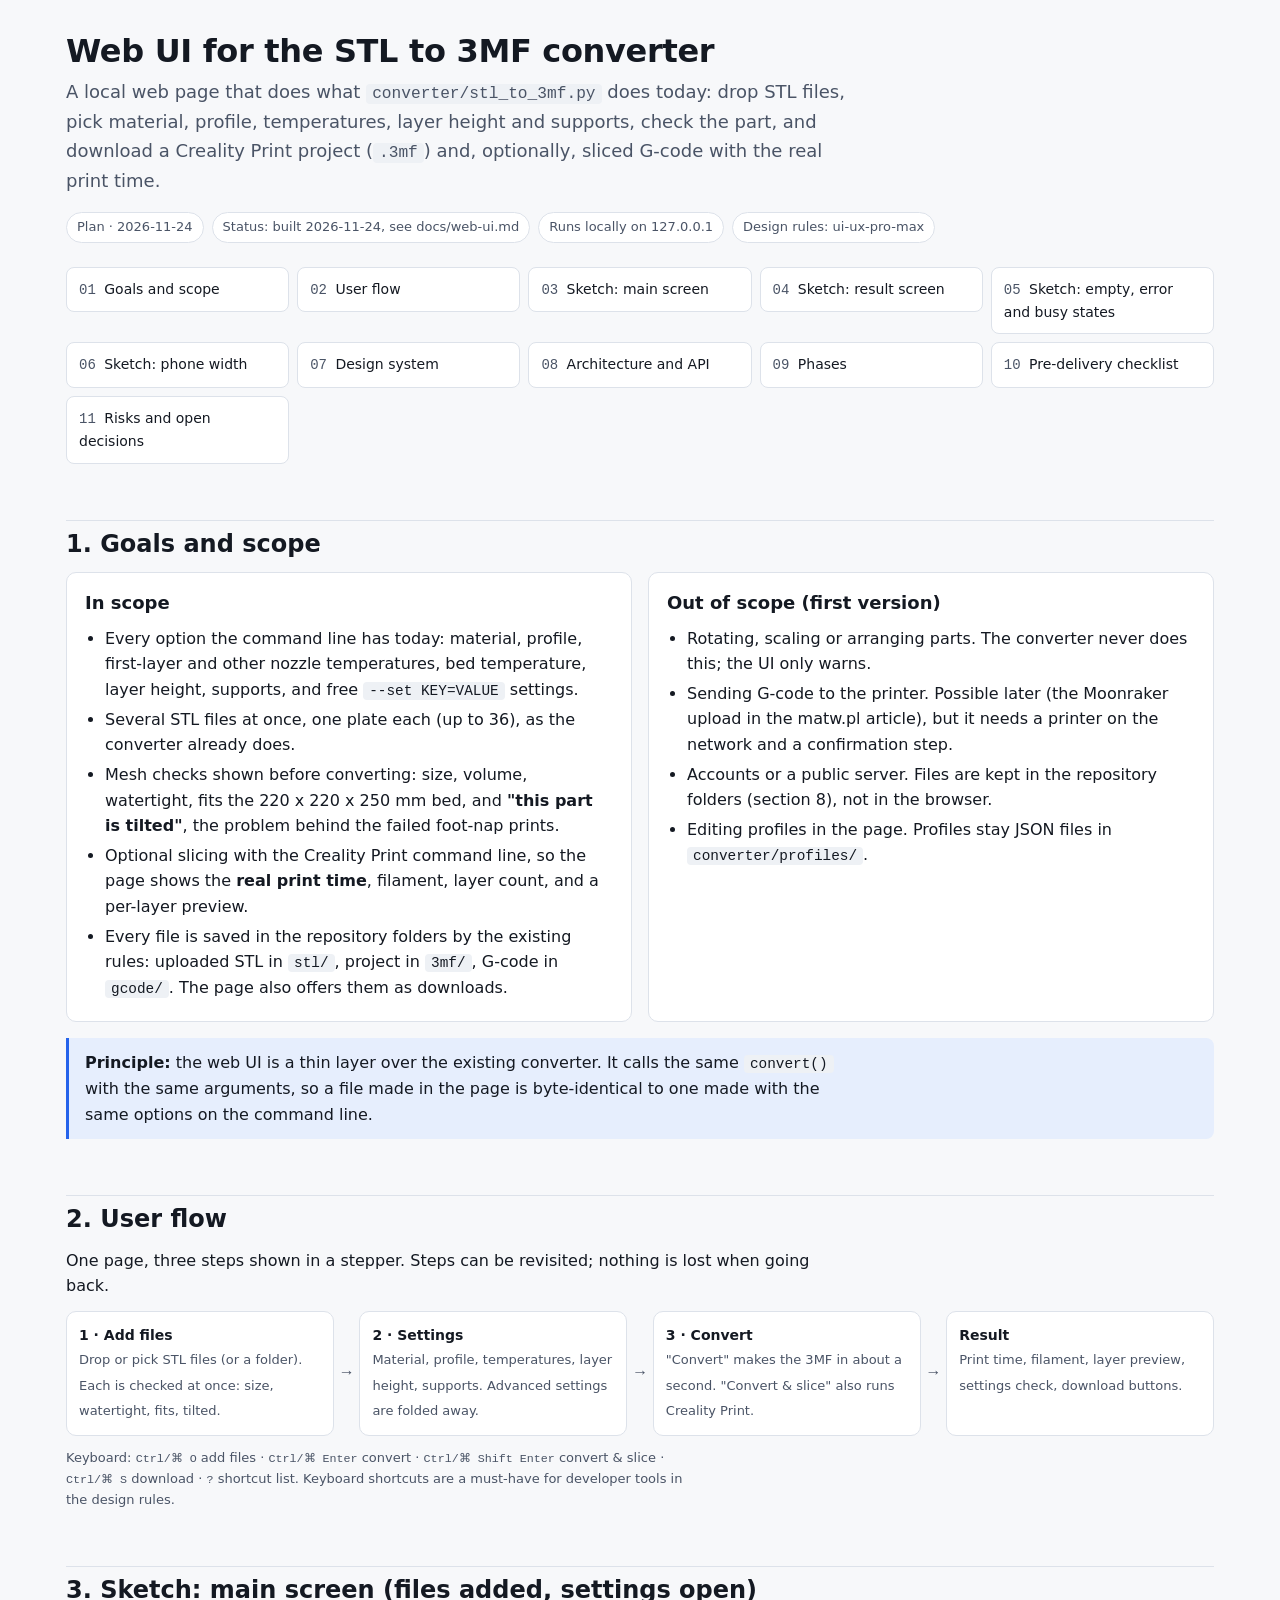
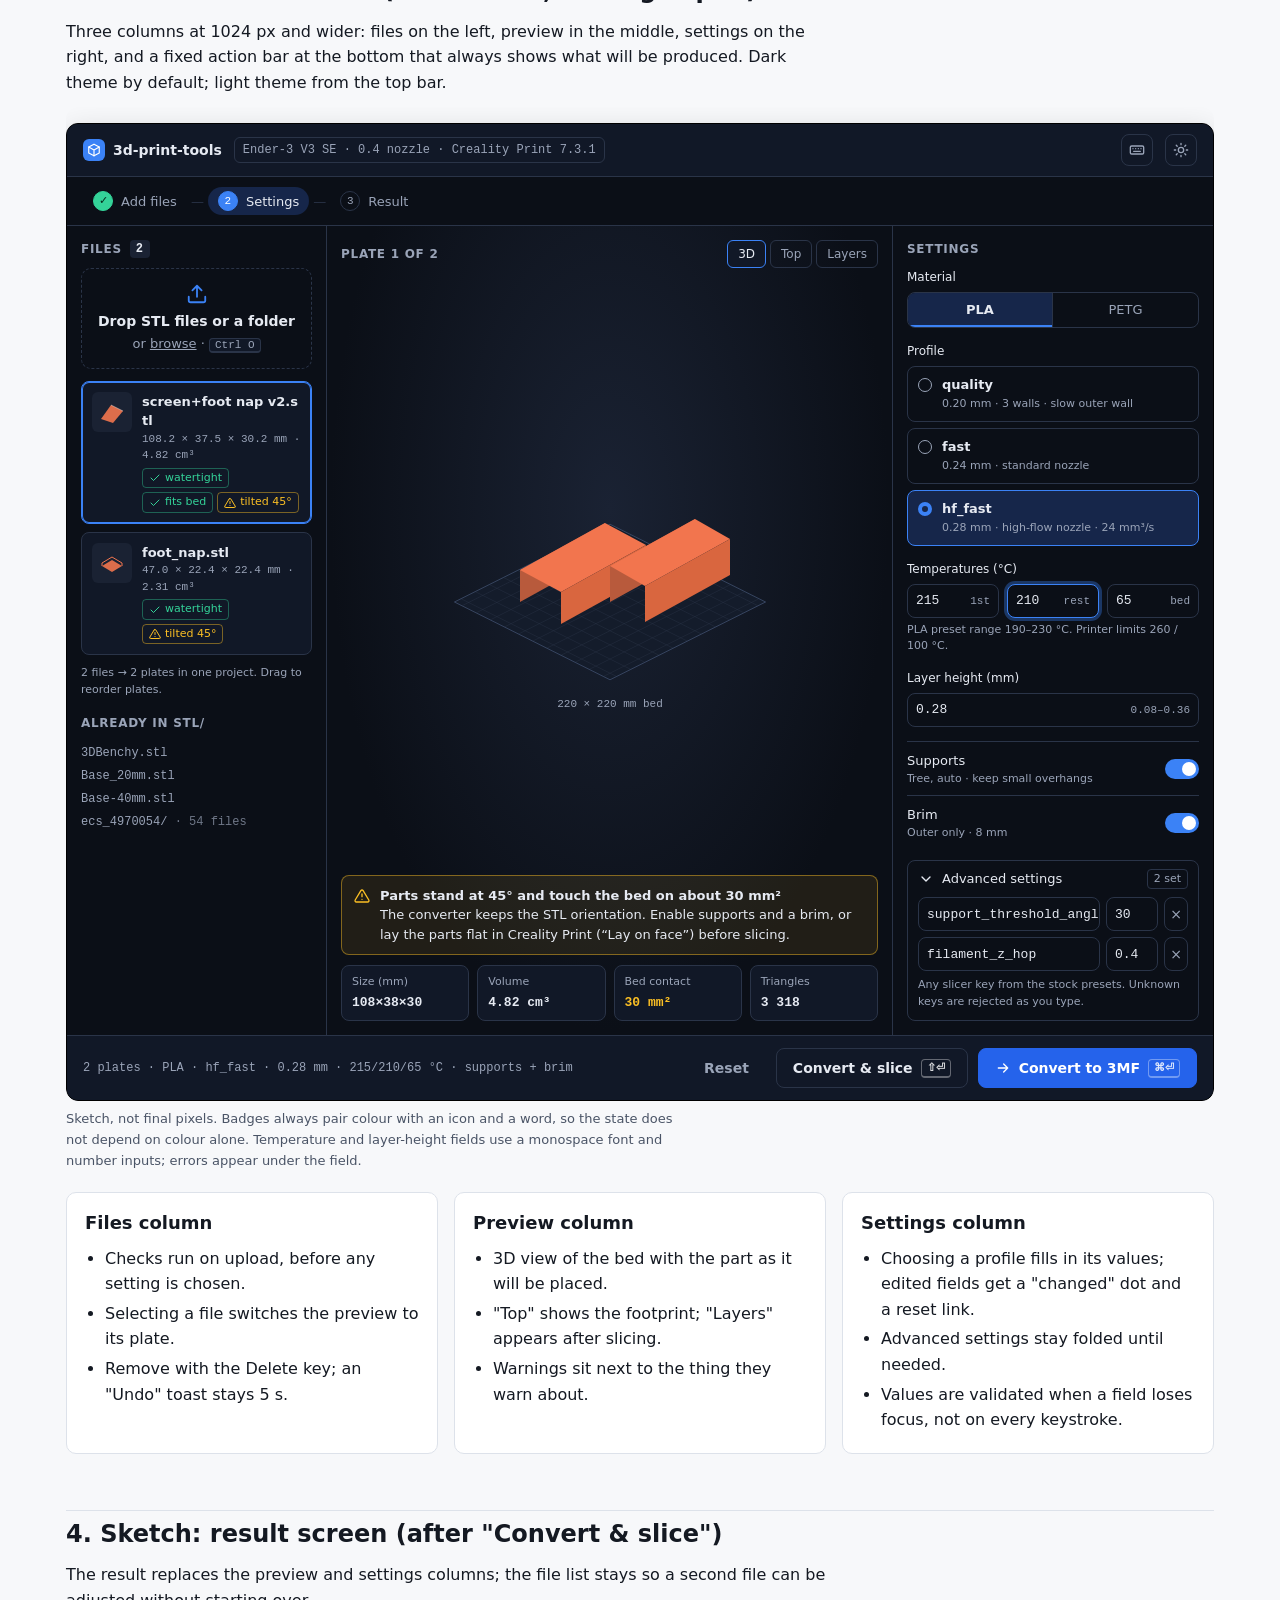
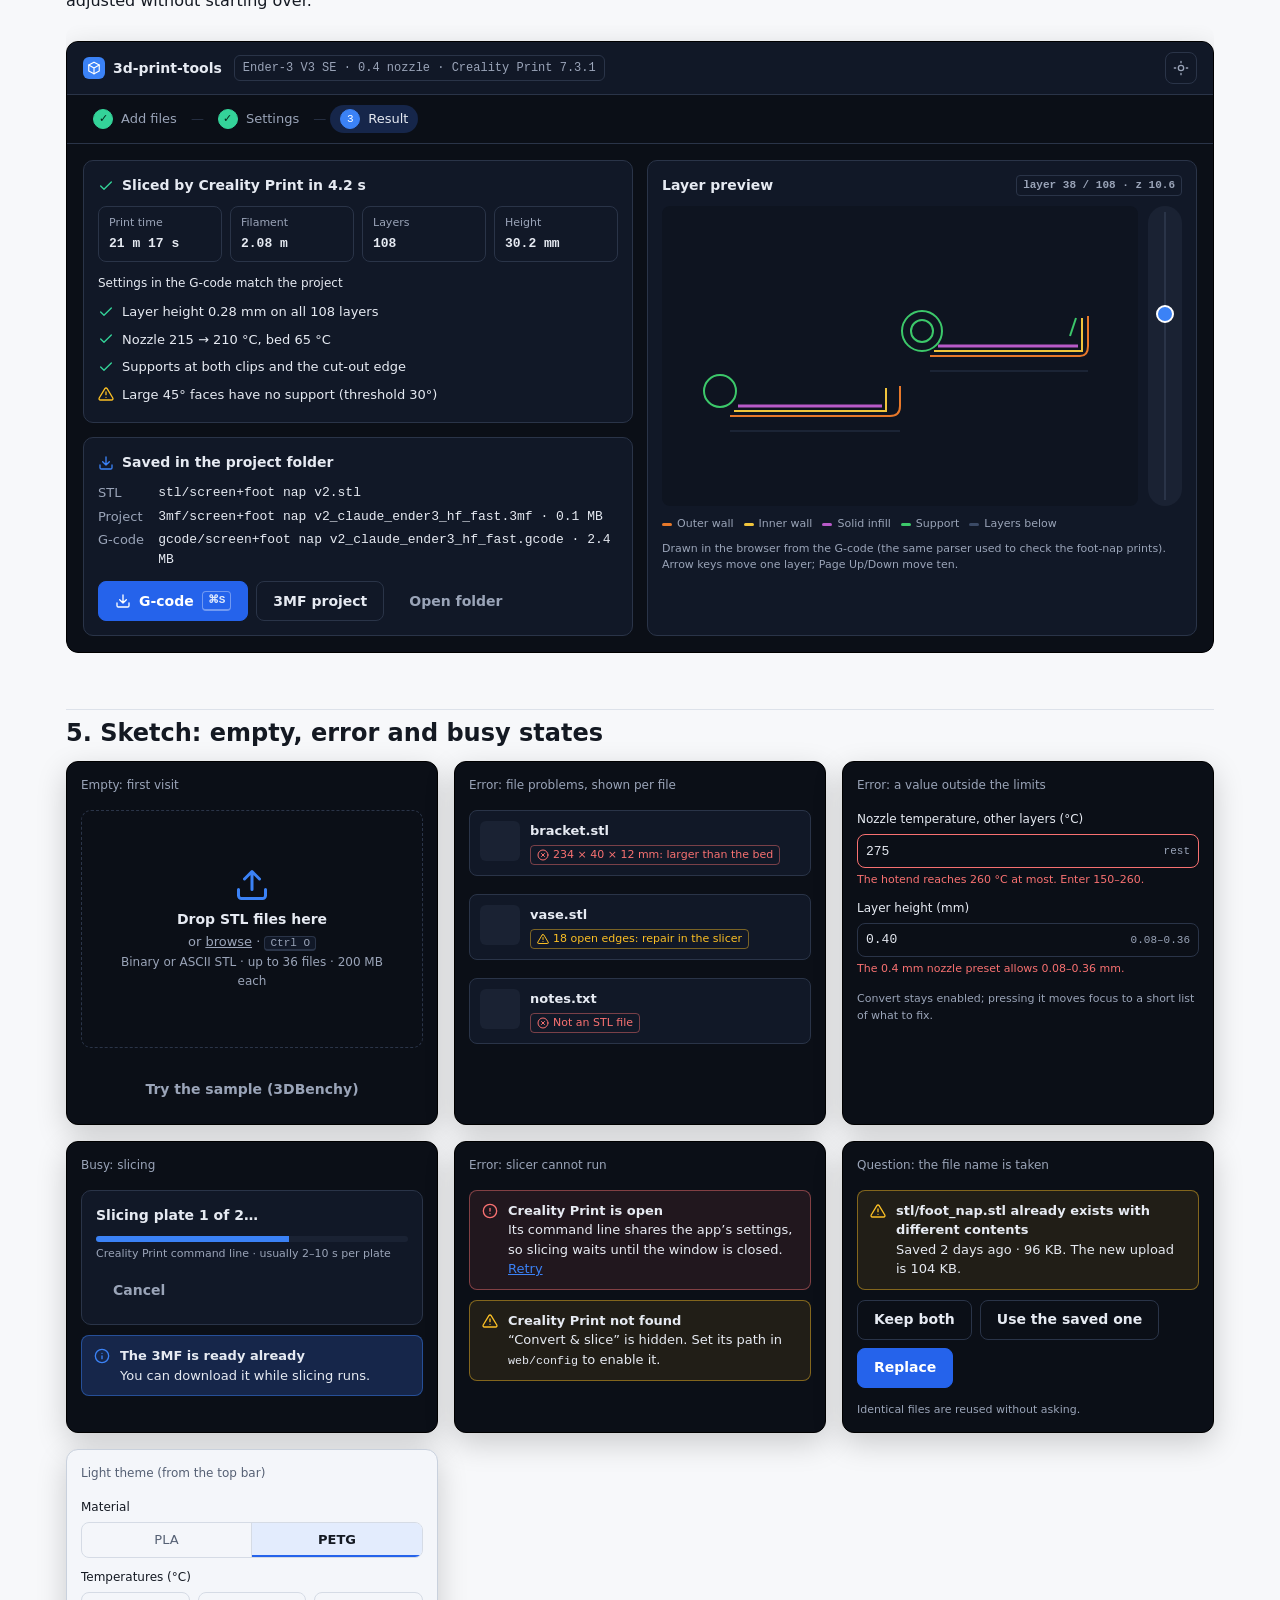
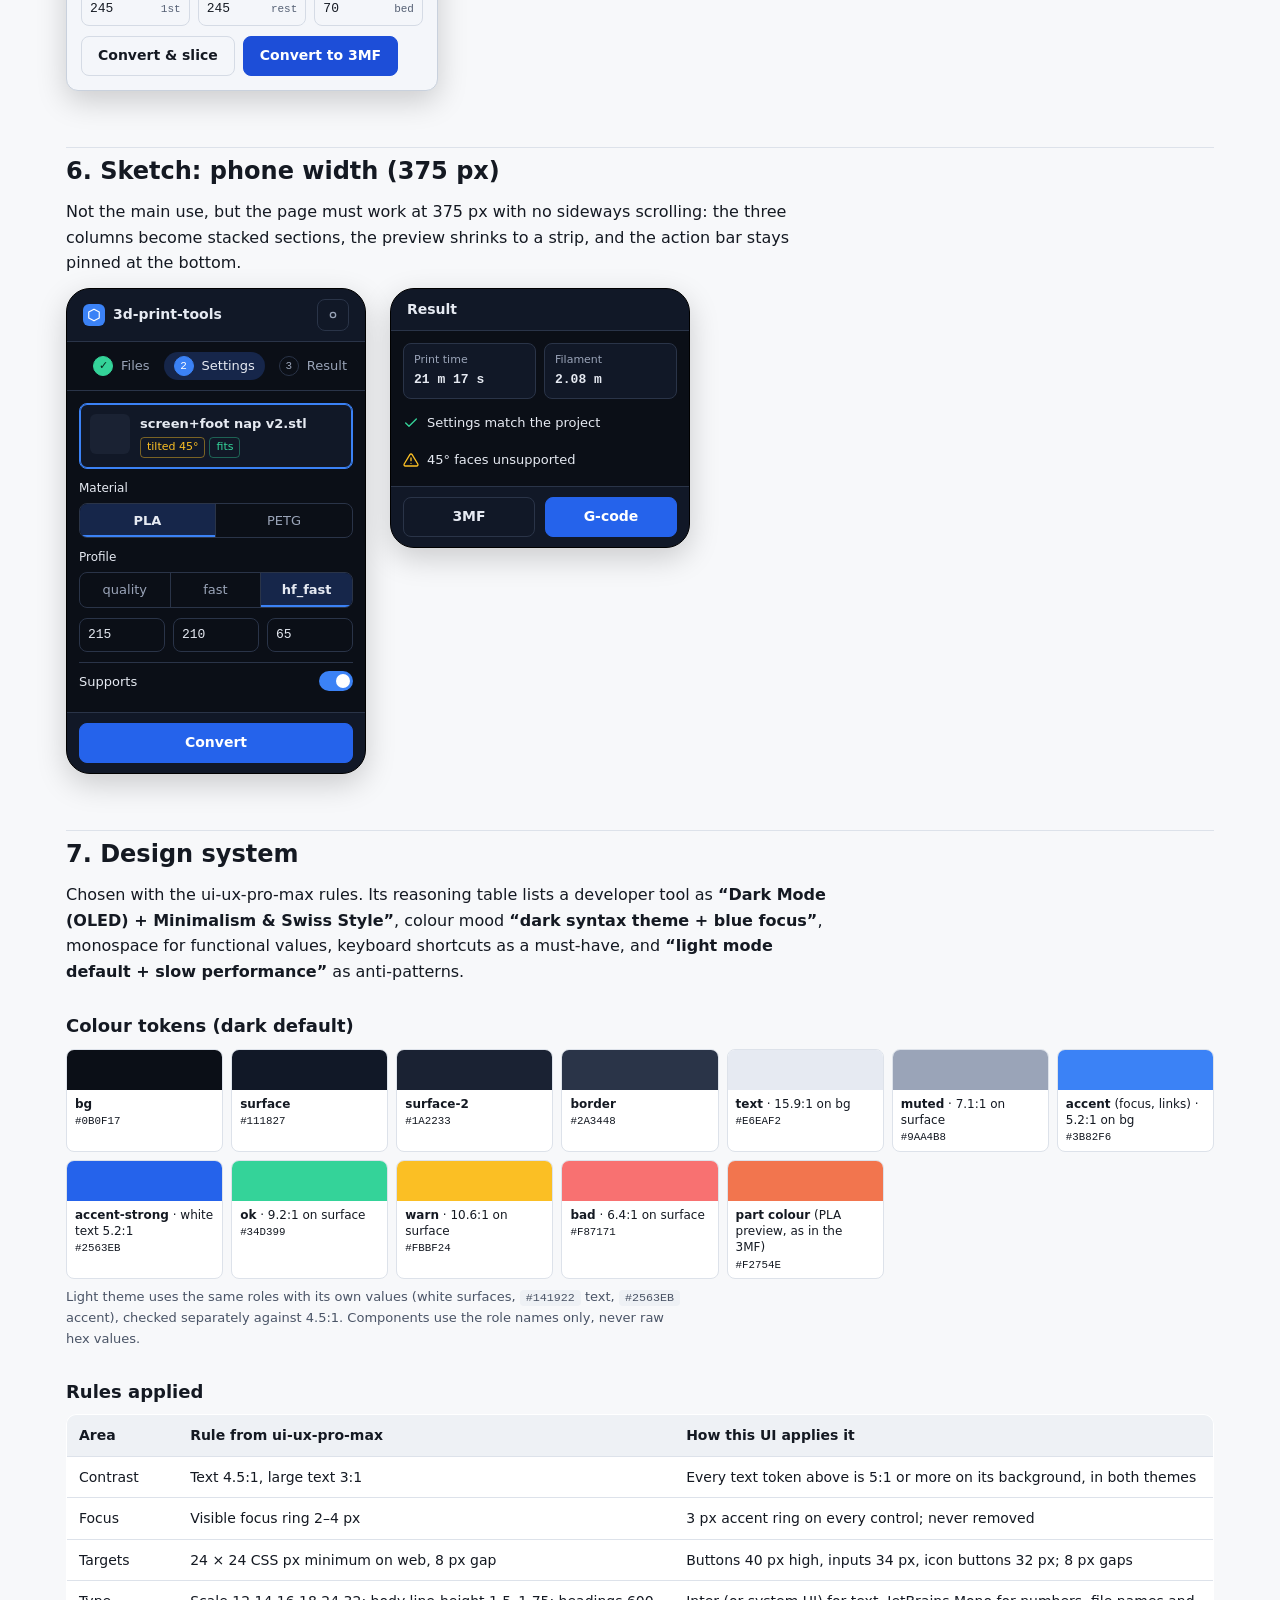
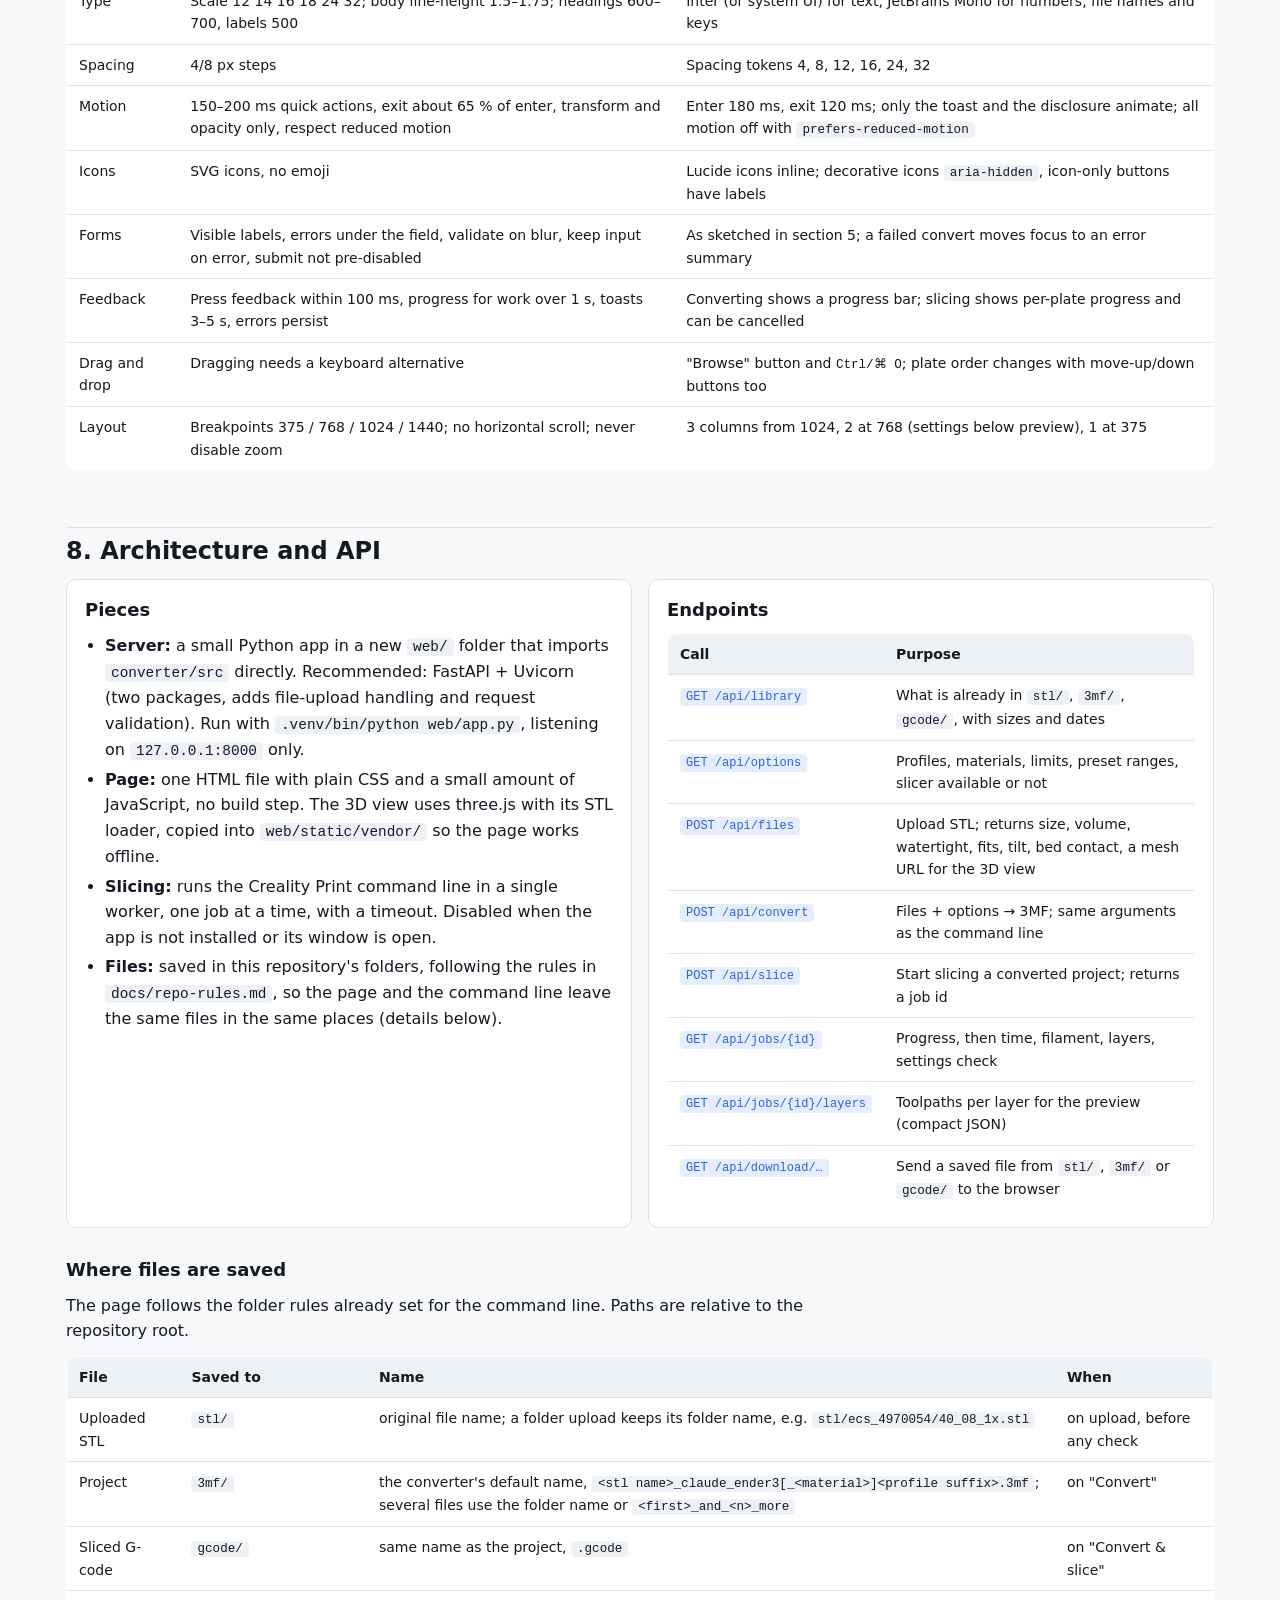
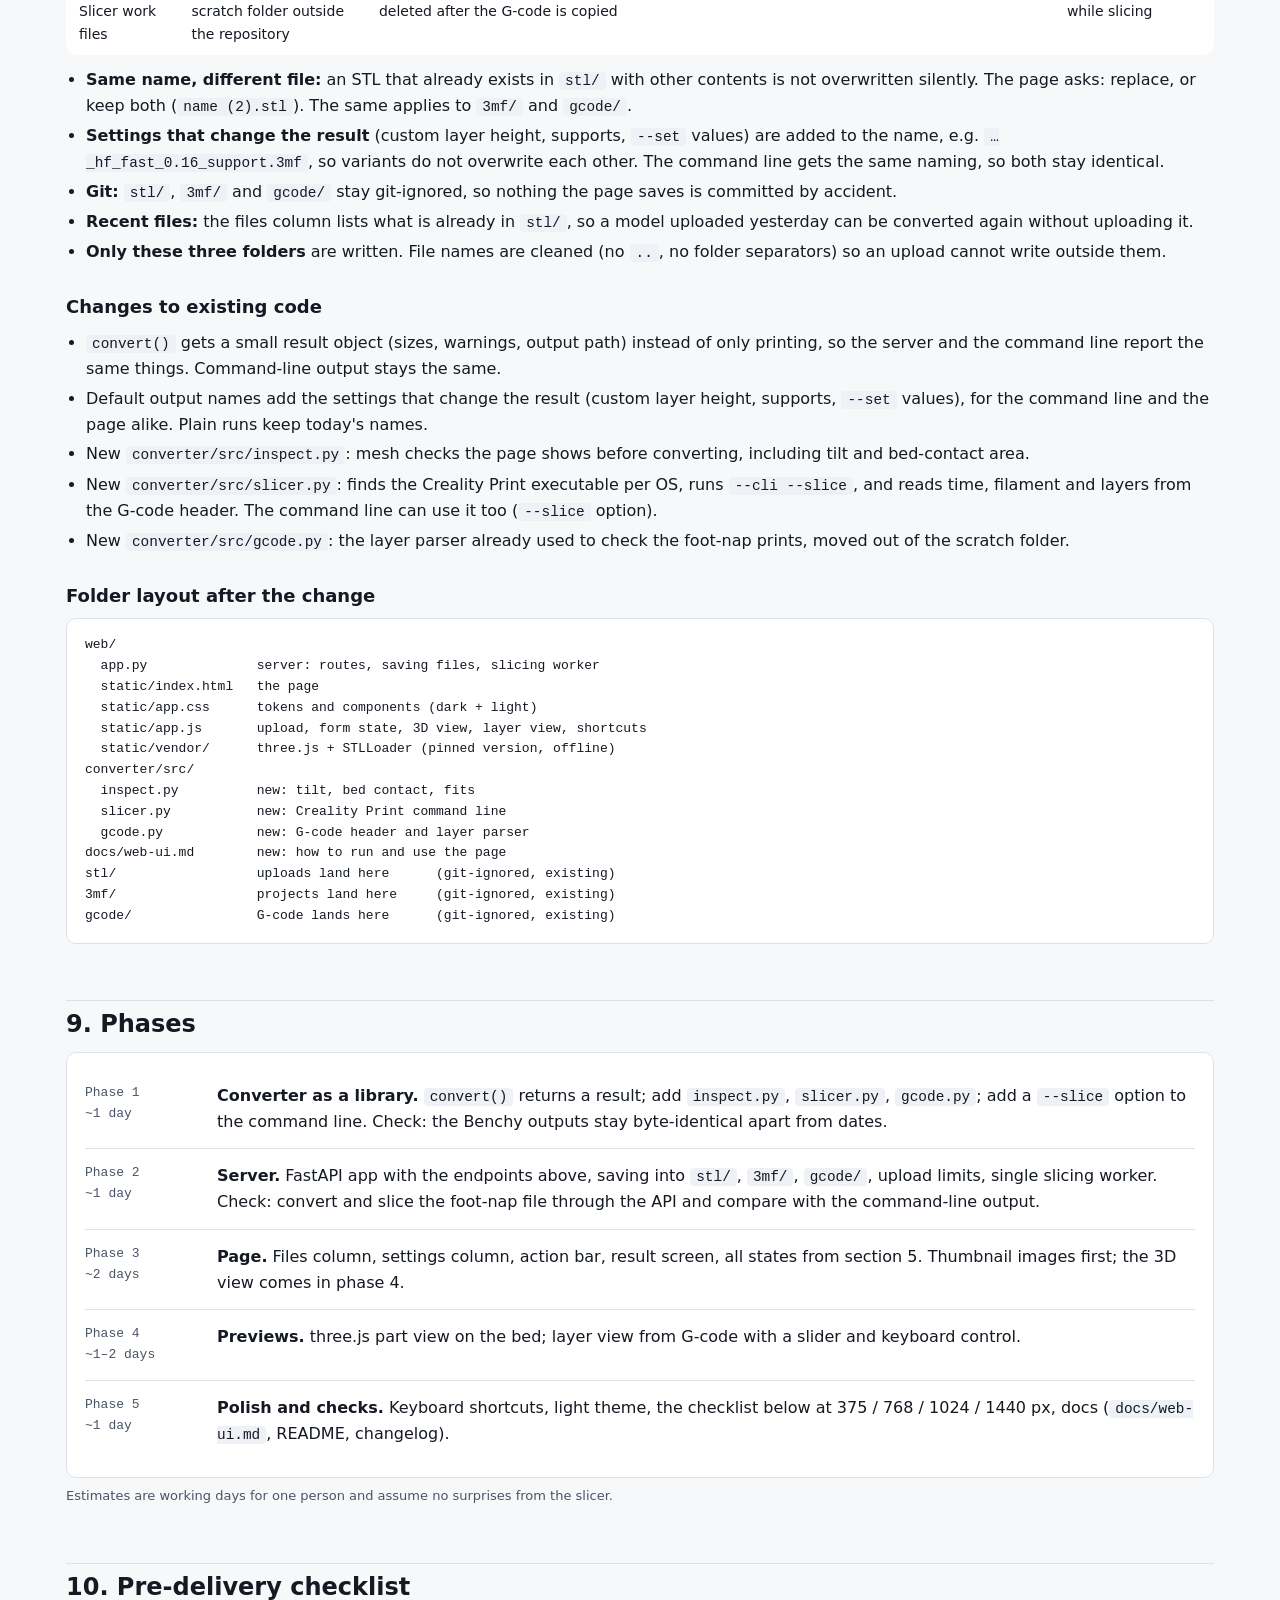
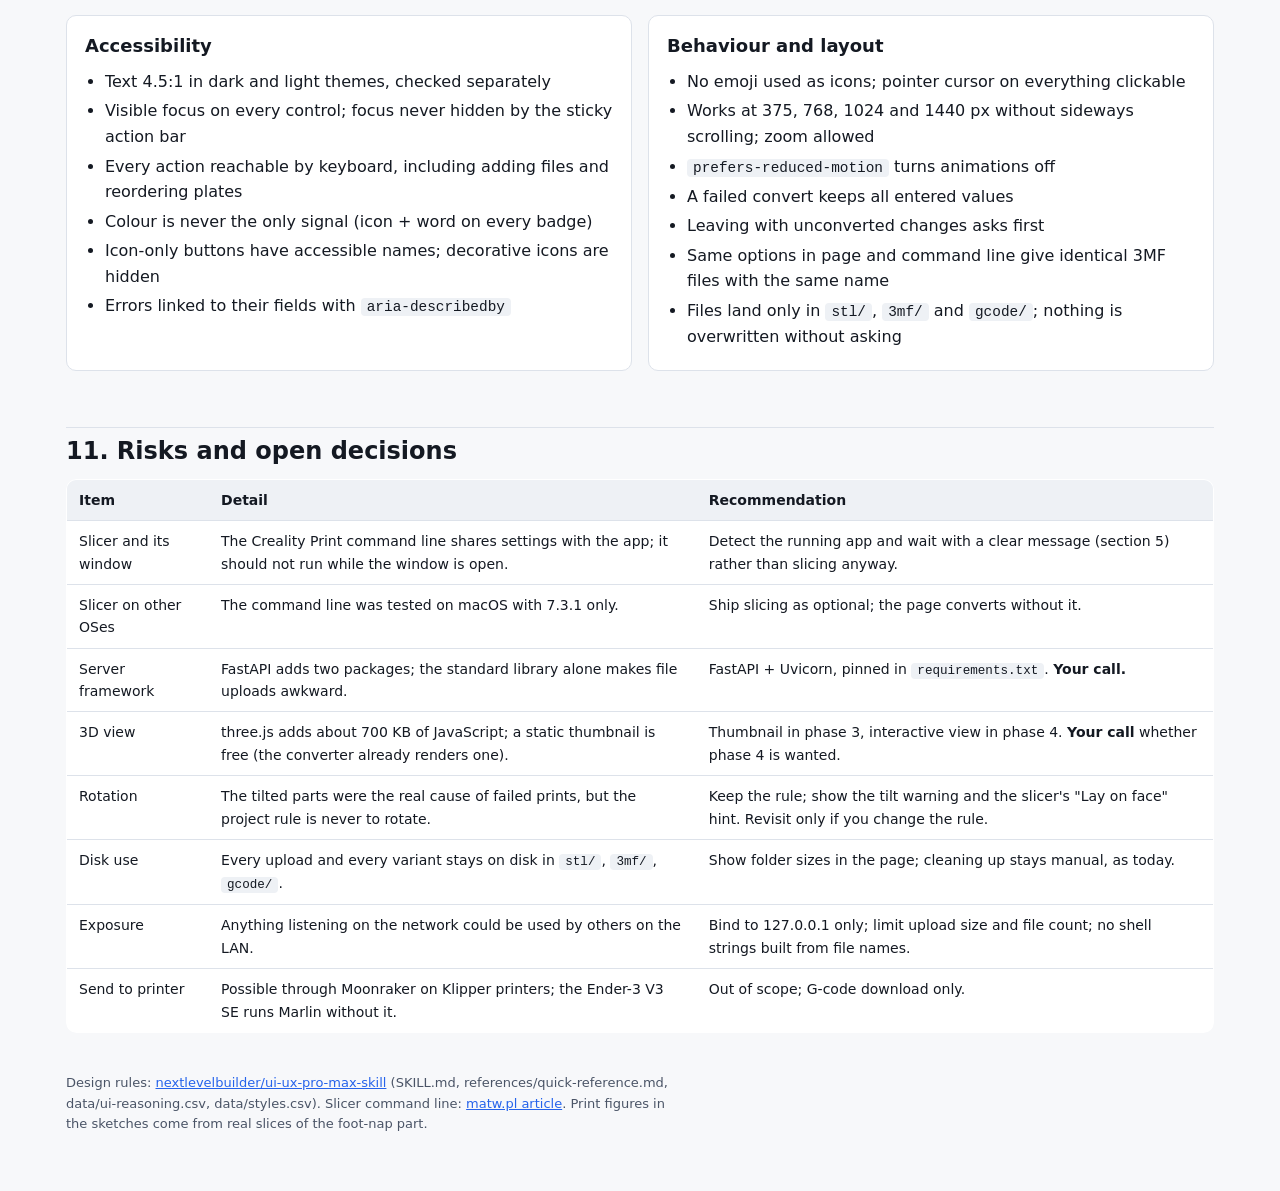
<file: plans/plan_web_ui_stl_to_3mf.html>
<!doctype html>
<html lang="en">
<head>
<meta charset="utf-8">
<meta name="viewport" content="width=device-width, initial-scale=1">
<title>Web UI Plan</title>
<meta name="description" content="Plan and UI sketches for a local web UI that converts STL files into Creality Print 3MF projects and G-code.">
<style>
/* ---------- plan document tokens ---------- */
:root{
  --bg:#F7F8FA; --paper:#FFFFFF; --ink:#141922; --ink-2:#4A5466; --line:#DDE2EA; --soft:#EEF1F5;
  --accent:#2563EB; --accent-soft:#E6EEFD; --ok:#0F7B4F; --warn:#9A6200; --bad:#B42318;
  --mono:"JetBrains Mono",ui-monospace,SFMono-Regular,Menlo,Consolas,monospace;
  --sans:Inter,ui-sans-serif,system-ui,-apple-system,"Segoe UI",Roboto,sans-serif;
}
@media (prefers-color-scheme:dark){
  :root:not([data-theme="light"]){
    --bg:#0A0D13; --paper:#10151F; --ink:#E6EAF2; --ink-2:#A3ADC0; --line:#252E3F; --soft:#161D2A;
    --accent:#60A5FA; --accent-soft:#132544; --ok:#34D399; --warn:#FBBF24; --bad:#F87171;
  }
}
:root[data-theme="dark"]{
  --bg:#0A0D13; --paper:#10151F; --ink:#E6EAF2; --ink-2:#A3ADC0; --line:#252E3F; --soft:#161D2A;
  --accent:#60A5FA; --accent-soft:#132544; --ok:#34D399; --warn:#FBBF24; --bad:#F87171;
}
*{box-sizing:border-box}
html{-webkit-text-size-adjust:100%}
body{margin:0;background:var(--bg);color:var(--ink);font:16px/1.6 var(--sans)}
.wrap{max-width:1180px;margin:0 auto;padding:32px 16px 80px}
h1{font-size:32px;line-height:1.2;margin:0 0 8px;font-weight:700;letter-spacing:-.01em}
h2{font-size:24px;line-height:1.3;margin:56px 0 12px;font-weight:700;padding-top:8px;border-top:1px solid var(--line)}
h3{font-size:18px;margin:28px 0 8px;font-weight:600}
p{margin:0 0 12px;max-width:75ch}
.lede{font-size:18px;color:var(--ink-2);max-width:70ch}
code,.mono{font-family:var(--mono);font-size:.9em}
code{background:var(--soft);padding:1px 6px;border-radius:4px}
a{color:var(--accent)}
.meta{display:flex;flex-wrap:wrap;gap:8px;margin:16px 0 0}
.chip{display:inline-flex;align-items:center;gap:6px;font-size:13px;padding:4px 10px;border:1px solid var(--line);border-radius:999px;background:var(--paper);color:var(--ink-2)}
.toc{display:grid;grid-template-columns:repeat(auto-fit,minmax(220px,1fr));gap:8px;margin:24px 0 0;padding:0;list-style:none;counter-reset:t}
.toc li{counter-increment:t}
.toc a{display:block;padding:10px 12px;border:1px solid var(--line);border-radius:8px;background:var(--paper);text-decoration:none;color:var(--ink);font-size:14px}
.toc a::before{content:counter(t,decimal-leading-zero) "  ";font-family:var(--mono);color:var(--ink-2)}
.grid2{display:grid;grid-template-columns:repeat(auto-fit,minmax(300px,1fr));gap:16px}
.grid3{display:grid;grid-template-columns:repeat(auto-fit,minmax(240px,1fr));gap:16px}
.card{background:var(--paper);border:1px solid var(--line);border-radius:10px;padding:16px 18px}
.card h3{margin-top:0}
.card ul,.list{margin:0;padding-left:20px}
.card li,.list li{margin:4px 0}
table{width:100%;border-collapse:collapse;font-size:14px;background:var(--paper);border:1px solid var(--line);border-radius:10px;overflow:hidden}
th,td{text-align:left;padding:9px 12px;border-bottom:1px solid var(--line);vertical-align:top}
th{background:var(--soft);font-weight:600}
tr:last-child td{border-bottom:0}
.tablewrap{overflow-x:auto;border-radius:10px}
.tag{font-family:var(--mono);font-size:12px;padding:2px 6px;border-radius:4px;background:var(--accent-soft);color:var(--accent);white-space:nowrap}
.ok{color:var(--ok)} .warn{color:var(--warn)} .bad{color:var(--bad)}
.callout{border-left:3px solid var(--accent);background:var(--accent-soft);padding:12px 16px;border-radius:0 8px 8px 0;margin:16px 0}
.callout p:last-child{margin:0}
.flow{display:flex;flex-wrap:wrap;align-items:stretch;gap:8px;margin:12px 0}
.flow .step{flex:1 1 150px;background:var(--paper);border:1px solid var(--line);border-radius:10px;padding:12px}
.flow .step b{display:block;font-size:14px}
.flow .step span{font-size:13px;color:var(--ink-2)}
.flow .arrow{align-self:center;color:var(--ink-2);font-family:var(--mono)}
.caption{font-size:13px;color:var(--ink-2);margin:8px 0 0}
.phase{display:grid;grid-template-columns:120px 1fr;gap:12px;padding:14px 0;border-bottom:1px solid var(--line)}
.phase:last-child{border-bottom:0}
.phase .when{font-family:var(--mono);font-size:13px;color:var(--ink-2)}
@media (max-width:600px){.phase{grid-template-columns:1fr}.flow .arrow{display:none}}

/* ---------- app mockup tokens (dark default, per the design rules) ---------- */
.app{
  --a-bg:#0B0F17; --a-surface:#111827; --a-surface-2:#1A2233; --a-border:#2A3448; --a-text:#E6EAF2;
  --a-muted:#9AA4B8; --a-accent:#3B82F6; --a-accent-strong:#2563EB; --a-accent-soft:#16264A;
  --a-ok:#34D399; --a-warn:#FBBF24; --a-bad:#F87171;
  background:var(--a-bg);color:var(--a-text);border:1px solid #000;border-radius:12px;overflow:hidden;
  font:14px/1.5 var(--sans);box-shadow:0 10px 30px rgba(0,0,0,.18);margin:16px 0 0
}
.app.light{
  --a-bg:#F4F6FA; --a-surface:#FFFFFF; --a-surface-2:#F0F3F8; --a-border:#D5DBE5; --a-text:#141922;
  --a-muted:#556074; --a-accent:#2563EB; --a-accent-strong:#1D4ED8; --a-accent-soft:#E3ECFD;
  --a-ok:#0F7B4F; --a-warn:#8A5A00; --a-bad:#B42318; border-color:#C9D1DD
}
.app svg{display:block}
.app .ico{width:16px;height:16px;flex:none;stroke:currentColor;fill:none;stroke-width:2;stroke-linecap:round;stroke-linejoin:round}
.topbar{display:flex;align-items:center;gap:12px;padding:10px 16px;border-bottom:1px solid var(--a-border);background:var(--a-surface)}
.brand{display:flex;align-items:center;gap:8px;font-weight:600}
.brand .logo{width:22px;height:22px;border-radius:6px;background:var(--a-accent);display:grid;place-items:center;color:#fff}
.printer{font-size:12px;color:var(--a-muted);font-family:var(--mono);border:1px solid var(--a-border);border-radius:6px;padding:3px 8px}
.spacer{flex:1}
.iconbtn{width:32px;height:32px;display:grid;place-items:center;border:1px solid var(--a-border);border-radius:8px;color:var(--a-muted);background:transparent}
.stepper{display:flex;gap:4px;padding:10px 16px;border-bottom:1px solid var(--a-border);background:var(--a-bg);font-size:13px;overflow-x:auto}
.stepper .s{display:flex;align-items:center;gap:8px;padding:4px 10px;border-radius:999px;color:var(--a-muted);white-space:nowrap}
.stepper .s i{font-style:normal;width:20px;height:20px;border-radius:50%;display:grid;place-items:center;border:1px solid var(--a-border);font-size:11px;font-family:var(--mono)}
.stepper .s.done i{background:var(--a-ok);border-color:var(--a-ok);color:#06281B}
.stepper .s.cur{background:var(--a-accent-soft);color:var(--a-text)}
.stepper .s.cur i{background:var(--a-accent);border-color:var(--a-accent);color:#fff}
.stepper .sep{color:var(--a-border);align-self:center}
.body3{display:grid;grid-template-columns:260px 1fr 320px;min-height:520px}
.pane{padding:14px;border-right:1px solid var(--a-border);min-width:0}
.pane:last-child{border-right:0}
.pane h4{margin:0 0 10px;font-size:12px;text-transform:uppercase;letter-spacing:.06em;color:var(--a-muted);font-weight:600;display:flex;align-items:center;gap:8px}
.pane h4 .count{font-family:var(--mono);background:var(--a-surface-2);border-radius:4px;padding:0 6px;color:var(--a-text)}
.drop{border:1.5px dashed var(--a-border);border-radius:10px;padding:14px;text-align:center;color:var(--a-muted);font-size:13px;margin-bottom:12px}
.drop b{color:var(--a-text);display:block;margin:6px 0 2px;font-size:14px}
.drop .ico{margin:0 auto;width:22px;height:22px;color:var(--a-accent)}
.drop.big{padding:56px 24px}
.drop.big .ico{width:36px;height:36px}
.drop kbd,.kbd{font-family:var(--mono);font-size:11px;border:1px solid var(--a-border);border-bottom-width:2px;border-radius:4px;padding:0 5px;color:var(--a-muted);background:var(--a-surface)}
.file{display:flex;gap:10px;align-items:flex-start;padding:10px;border:1px solid var(--a-border);border-radius:8px;margin-bottom:8px;background:var(--a-surface)}
.file.sel{border-color:var(--a-accent);box-shadow:0 0 0 1px var(--a-accent) inset}
.file .thumb{width:40px;height:40px;border-radius:6px;background:var(--a-surface-2);flex:none;display:grid;place-items:center}
.file .name{font-weight:600;font-size:13px;word-break:break-all}
.file .sub{font-family:var(--mono);font-size:11px;color:var(--a-muted)}
.badges{display:flex;flex-wrap:wrap;gap:4px;margin-top:4px}
.b{display:inline-flex;align-items:center;gap:4px;font-size:11px;padding:1px 6px;border-radius:4px;border:1px solid var(--a-border);color:var(--a-muted)}
.b.ok{color:var(--a-ok);border-color:color-mix(in srgb,var(--a-ok) 40%,transparent)}
.b.warn{color:var(--a-warn);border-color:color-mix(in srgb,var(--a-warn) 45%,transparent)}
.b.bad{color:var(--a-bad);border-color:color-mix(in srgb,var(--a-bad) 45%,transparent)}
.b .ico{width:12px;height:12px}
.preview{display:flex;flex-direction:column;gap:10px;background:radial-gradient(ellipse at 50% 35%,var(--a-surface-2),var(--a-bg) 70%)}
.vtabs{display:flex;gap:4px}
.vtabs span{font-size:12px;padding:4px 10px;border-radius:6px;border:1px solid var(--a-border);color:var(--a-muted)}
.vtabs span.on{background:var(--a-surface);color:var(--a-text);border-color:var(--a-accent)}
.stage{flex:1;display:grid;place-items:center;min-height:300px}
.notice{display:flex;gap:10px;align-items:flex-start;padding:10px 12px;border-radius:8px;font-size:13px;border:1px solid}
.notice.warn{border-color:color-mix(in srgb,var(--a-warn) 45%,transparent);background:color-mix(in srgb,var(--a-warn) 9%,transparent)}
.notice.bad{border-color:color-mix(in srgb,var(--a-bad) 45%,transparent);background:color-mix(in srgb,var(--a-bad) 9%,transparent)}
.notice.info{border-color:color-mix(in srgb,var(--a-accent) 45%,transparent);background:var(--a-accent-soft)}
.notice .ico{margin-top:2px}
.notice.warn .ico{color:var(--a-warn)} .notice.bad .ico{color:var(--a-bad)} .notice.info .ico{color:var(--a-accent)}
.app .notice,.app .check{color:var(--a-text)}
.notice b{display:block}
.notice a{color:var(--a-accent)}
.stats{display:grid;grid-template-columns:repeat(4,1fr);gap:8px}
.stat{background:var(--a-surface);border:1px solid var(--a-border);border-radius:8px;padding:8px 10px}
.stat small{display:block;color:var(--a-muted);font-size:11px}
.stat b{font-family:var(--mono);font-size:13px;font-weight:600;white-space:nowrap}
.field{margin-bottom:14px}
.field label,.lbl{display:block;font-size:12px;font-weight:500;color:var(--a-text);margin-bottom:6px}
.hint{font-size:11px;color:var(--a-muted);margin-top:4px}
.seg{display:grid;grid-auto-flow:column;grid-auto-columns:1fr;border:1px solid var(--a-border);border-radius:8px;overflow:hidden}
.seg span{text-align:center;padding:7px 0;font-size:13px;color:var(--a-muted);border-right:1px solid var(--a-border)}
.seg span:last-child{border-right:0}
.seg span.on{background:var(--a-accent-soft);color:var(--a-text);font-weight:600;box-shadow:inset 0 -2px 0 var(--a-accent)}
.prof{display:grid;gap:6px}
.prof div{border:1px solid var(--a-border);border-radius:8px;padding:8px 10px;display:grid;grid-template-columns:16px 1fr;gap:2px 8px;align-items:center}
.prof div.on{border-color:var(--a-accent);background:var(--a-accent-soft)}
.prof .r{width:14px;height:14px;border-radius:50%;border:1.5px solid var(--a-muted)}
.prof .on .r{border:4px solid var(--a-accent)}
.prof b{font-size:13px} .prof small{grid-column:2;font-size:11px;color:var(--a-muted)}
.row3{display:grid;grid-template-columns:repeat(3,1fr);gap:8px}
.row2{display:grid;grid-template-columns:repeat(2,1fr);gap:8px}
.inp{display:flex;align-items:center;border:1px solid var(--a-border);border-radius:8px;background:var(--a-bg);height:34px;padding:0 8px;font-family:var(--mono);font-size:13px}
.inp em{font-style:normal;color:var(--a-muted);margin-left:auto;font-size:11px}
.inp.focus{border-color:var(--a-accent);box-shadow:0 0 0 3px color-mix(in srgb,var(--a-accent) 35%,transparent)}
.inp.err{border-color:var(--a-bad)}
.errtxt{font-size:11px;color:var(--a-bad);margin-top:4px}
.sw{display:flex;align-items:center;justify-content:space-between;gap:8px;padding:8px 0;border-top:1px solid var(--a-border)}
.sw b{font-size:13px;font-weight:500} .sw small{display:block;font-size:11px;color:var(--a-muted)}
.tog{width:34px;height:20px;border-radius:999px;background:var(--a-border);position:relative;flex:none}
.tog::after{content:"";position:absolute;top:3px;left:3px;width:14px;height:14px;border-radius:50%;background:#fff}
.tog.on{background:var(--a-accent)} .tog.on::after{left:17px}
.disc{border:1px solid var(--a-border);border-radius:8px;margin-top:10px}
.disc summary,.disc .sum{padding:8px 10px;font-size:13px;display:flex;align-items:center;gap:8px;color:var(--a-text);list-style:none}
.disc .in{padding:0 10px 10px}
.kv{display:grid;grid-template-columns:minmax(0,1fr) 52px 24px;gap:6px;margin-bottom:6px}
.inp{min-width:0;overflow:hidden;white-space:nowrap;text-overflow:ellipsis}
.actionbar{display:flex;align-items:center;gap:10px;padding:12px 16px;border-top:1px solid var(--a-border);background:var(--a-surface);flex-wrap:wrap}
.summary{font-family:var(--mono);font-size:12px;color:var(--a-muted);flex:1;min-width:200px}
.btn{display:inline-flex;align-items:center;gap:8px;height:40px;padding:0 16px;border-radius:8px;font-weight:600;font-size:14px;border:1px solid var(--a-border);color:var(--a-text);background:transparent;white-space:nowrap}
.btn.primary{background:var(--a-accent-strong);border-color:var(--a-accent-strong);color:#fff}
.btn .kbd{border-color:rgba(255,255,255,.35);color:rgba(255,255,255,.85);background:transparent}
.btn.ghost{border-color:transparent;color:var(--a-muted)}
.res{display:grid;grid-template-columns:1fr 1fr;gap:14px;padding:16px}
.rcard{background:var(--a-surface);border:1px solid var(--a-border);border-radius:10px;padding:14px}
.rcard h5{margin:0 0 10px;font-size:14px;display:flex;align-items:center;gap:8px}
.rcard h5 .ico{color:var(--a-ok)}
.kvlist{display:grid;grid-template-columns:auto 1fr;gap:4px 14px;font-size:13px;margin:0 0 12px}
.kvlist dt{color:var(--a-muted)} .kvlist dd{margin:0;font-family:var(--mono)}
.check{display:flex;gap:8px;align-items:center;font-size:13px;padding:4px 0}
.check .ico{color:var(--a-ok)}
.check.w .ico{color:var(--a-warn)}
.prog{height:6px;border-radius:999px;background:var(--a-surface-2);overflow:hidden;margin:8px 0 4px}
.prog i{display:block;height:100%;width:62%;background:var(--a-accent)}
.layer{display:grid;grid-template-columns:1fr 34px;gap:10px;align-items:stretch}
.slider{background:var(--a-surface-2);border-radius:999px;position:relative}
.slider::before{content:"";position:absolute;left:50%;top:6px;bottom:6px;width:2px;margin-left:-1px;background:var(--a-border)}
.slider i{position:absolute;left:50%;top:36%;width:18px;height:18px;margin:-9px 0 0 -9px;border-radius:50%;background:var(--a-accent);border:2px solid #fff}
.legend{display:flex;flex-wrap:wrap;gap:10px;font-size:11px;color:var(--a-muted)}
.legend span::before{content:"";display:inline-block;width:10px;height:3px;border-radius:2px;margin-right:5px;vertical-align:middle;background:var(--c)}
/* phone mock */
.phones{display:flex;flex-wrap:wrap;gap:24px;align-items:flex-start}
.phone{width:300px;flex:none}
.phone .app{border-radius:24px;margin:0}
.phone .pbody{padding:12px;display:flex;flex-direction:column;gap:10px}
.phone .actionbar{padding:10px 12px}
.phone .btn{flex:1;justify-content:center}
.states{display:grid;grid-template-columns:repeat(auto-fit,minmax(320px,1fr));gap:16px}
.states .app{margin:0}
.states .pad{padding:14px;display:flex;flex-direction:column;gap:10px}
/* the 3-column mockups need horizontal room; on narrow screens they scroll inside their own frame */
.mockscroll{overflow-x:auto;border-radius:12px}
.mockscroll .app{min-width:980px}
.swatches{display:grid;grid-template-columns:repeat(auto-fit,minmax(150px,1fr));gap:8px}
.sw2{border:1px solid var(--line);border-radius:8px;overflow:hidden;background:var(--paper);font-size:12px}
.sw2 div{height:40px}
.sw2 p{margin:0;padding:6px 8px;line-height:1.35}
.sw2 code{background:none;padding:0}
@media (prefers-reduced-motion:reduce){*{transition:none!important;animation:none!important}}
</style>
</head>
<body>
<div class="wrap">

<header>
  <h1>Web UI for the STL to 3MF converter</h1>
  <p class="lede">A local web page that does what <code>converter/stl_to_3mf.py</code> does today: drop STL files, pick material, profile, temperatures, layer height and supports, check the part, and download a Creality Print project (<code>.3mf</code>) and, optionally, sliced G-code with the real print time.</p>
  <div class="meta">
    <span class="chip">Plan · 2026-11-24</span>
    <span class="chip">Status: built 2026-11-24, see docs/web-ui.md</span>
    <span class="chip">Runs locally on 127.0.0.1</span>
    <span class="chip">Design rules: ui-ux-pro-max</span>
  </div>
  <ol class="toc">
    <li><a href="#goals">Goals and scope</a></li>
    <li><a href="#flow">User flow</a></li>
    <li><a href="#sketch-main">Sketch: main screen</a></li>
    <li><a href="#sketch-result">Sketch: result screen</a></li>
    <li><a href="#sketch-states">Sketch: empty, error and busy states</a></li>
    <li><a href="#sketch-mobile">Sketch: phone width</a></li>
    <li><a href="#design">Design system</a></li>
    <li><a href="#arch">Architecture and API</a></li>
    <li><a href="#phases">Phases</a></li>
    <li><a href="#checklist">Pre-delivery checklist</a></li>
    <li><a href="#risks">Risks and open decisions</a></li>
  </ol>
</header>

<!-- ======================================================= -->
<h2 id="goals">1. Goals and scope</h2>
<div class="grid2">
  <div class="card">
    <h3>In scope</h3>
    <ul>
      <li>Every option the command line has today: material, profile, first-layer and other nozzle temperatures, bed temperature, layer height, supports, and free <code>--set KEY=VALUE</code> settings.</li>
      <li>Several STL files at once, one plate each (up to 36), as the converter already does.</li>
      <li>Mesh checks shown before converting: size, volume, watertight, fits the 220 x 220 x 250 mm bed, and <b>"this part is tilted"</b>, the problem behind the failed foot-nap prints.</li>
      <li>Optional slicing with the Creality Print command line, so the page shows the <b>real print time</b>, filament, layer count, and a per-layer preview.</li>
      <li>Every file is saved in the repository folders by the existing rules: uploaded STL in <code>stl/</code>, project in <code>3mf/</code>, G-code in <code>gcode/</code>. The page also offers them as downloads.</li>
    </ul>
  </div>
  <div class="card">
    <h3>Out of scope (first version)</h3>
    <ul>
      <li>Rotating, scaling or arranging parts. The converter never does this; the UI only warns.</li>
      <li>Sending G-code to the printer. Possible later (the Moonraker upload in the matw.pl article), but it needs a printer on the network and a confirmation step.</li>
      <li>Accounts or a public server. Files are kept in the repository folders (section 8), not in the browser.</li>
      <li>Editing profiles in the page. Profiles stay JSON files in <code>converter/profiles/</code>.</li>
    </ul>
  </div>
</div>
<div class="callout"><p><b>Principle:</b> the web UI is a thin layer over the existing converter. It calls the same <code>convert()</code> with the same arguments, so a file made in the page is byte-identical to one made with the same options on the command line.</p></div>

<!-- ======================================================= -->
<h2 id="flow">2. User flow</h2>
<p>One page, three steps shown in a stepper. Steps can be revisited; nothing is lost when going back.</p>
<div class="flow">
  <div class="step"><b>1 · Add files</b><span>Drop or pick STL files (or a folder). Each is checked at once: size, watertight, fits, tilted.</span></div>
  <div class="arrow">→</div>
  <div class="step"><b>2 · Settings</b><span>Material, profile, temperatures, layer height, supports. Advanced settings are folded away.</span></div>
  <div class="arrow">→</div>
  <div class="step"><b>3 · Convert</b><span>"Convert" makes the 3MF in about a second. "Convert &amp; slice" also runs Creality Print.</span></div>
  <div class="arrow">→</div>
  <div class="step"><b>Result</b><span>Print time, filament, layer preview, settings check, download buttons.</span></div>
</div>
<p class="caption">Keyboard: <span class="mono">Ctrl/⌘ O</span> add files · <span class="mono">Ctrl/⌘ Enter</span> convert · <span class="mono">Ctrl/⌘ Shift Enter</span> convert &amp; slice · <span class="mono">Ctrl/⌘ S</span> download · <span class="mono">?</span> shortcut list. Keyboard shortcuts are a must-have for developer tools in the design rules.</p>

<!-- ======================================================= -->
<h2 id="sketch-main">3. Sketch: main screen (files added, settings open)</h2>
<p>Three columns at 1024 px and wider: files on the left, preview in the middle, settings on the right, and a fixed action bar at the bottom that always shows what will be produced. Dark theme by default; light theme from the top bar.</p>

<div class="mockscroll">
<div class="app" role="img" aria-label="Sketch of the main screen with one STL file loaded, preview in the middle and settings on the right">
  <div class="topbar">
    <div class="brand"><span class="logo"><svg class="ico" viewBox="0 0 24 24" style="width:14px;height:14px"><path d="M12 2 3 7v10l9 5 9-5V7z"/><path d="m3 7 9 5 9-5M12 12v10"/></svg></span>3d-print-tools</div>
    <span class="printer">Ender-3 V3 SE · 0.4 nozzle · Creality Print 7.3.1</span>
    <span class="spacer"></span>
    <span class="iconbtn" title="Keyboard shortcuts"><svg class="ico" viewBox="0 0 24 24"><rect x="2" y="6" width="20" height="12" rx="2"/><path d="M6 10h.01M10 10h.01M14 10h.01M18 10h.01M7 14h10"/></svg></span>
    <span class="iconbtn" title="Light theme"><svg class="ico" viewBox="0 0 24 24"><circle cx="12" cy="12" r="4"/><path d="M12 2v2M12 20v2M4.9 4.9l1.4 1.4M17.7 17.7l1.4 1.4M2 12h2M20 12h2M4.9 19.1l1.4-1.4M17.7 6.3l1.4-1.4"/></svg></span>
  </div>
  <div class="stepper">
    <span class="s done"><i>✓</i>Add files</span><span class="sep">—</span>
    <span class="s cur"><i>2</i>Settings</span><span class="sep">—</span>
    <span class="s"><i>3</i>Result</span>
  </div>
  <div class="body3">
    <!-- files -->
    <div class="pane">
      <h4>Files <span class="count">2</span></h4>
      <div class="drop">
        <svg class="ico" viewBox="0 0 24 24"><path d="M21 15v4a2 2 0 0 1-2 2H5a2 2 0 0 1-2-2v-4"/><path d="m17 8-5-5-5 5M12 3v12"/></svg>
        <b>Drop STL files or a folder</b>or <u>browse</u> · <kbd>Ctrl O</kbd>
      </div>
      <div class="file sel">
        <div class="thumb"><svg width="30" height="30" viewBox="0 0 30 30"><path d="M4 22 14 8l12 6-10 12z" fill="#F2754E" opacity=".9"/><path d="M14 8l12 6" stroke="#fff" stroke-opacity=".4"/></svg></div>
        <div>
          <div class="name">screen+foot nap v2.stl</div>
          <div class="sub">108.2 × 37.5 × 30.2 mm · 4.82 cm³</div>
          <div class="badges">
            <span class="b ok"><svg class="ico" viewBox="0 0 24 24"><path d="M20 6 9 17l-5-5"/></svg>watertight</span>
            <span class="b ok"><svg class="ico" viewBox="0 0 24 24"><path d="M20 6 9 17l-5-5"/></svg>fits bed</span>
            <span class="b warn"><svg class="ico" viewBox="0 0 24 24"><path d="M10.3 3.9 1.8 18a2 2 0 0 0 1.7 3h17a2 2 0 0 0 1.7-3L13.7 3.9a2 2 0 0 0-3.4 0zM12 9v4M12 17h.01"/></svg>tilted 45°</span>
          </div>
        </div>
      </div>
      <div class="file">
        <div class="thumb"><svg width="30" height="30" viewBox="0 0 30 30"><path d="M5 18 15 12l10 6-10 6z" fill="#F2754E" opacity=".9"/><path d="M5 18v-3l10-6 10 6v3" fill="none" stroke="#F2754E"/></svg></div>
        <div>
          <div class="name">foot_nap.stl</div>
          <div class="sub">47.0 × 22.4 × 22.4 mm · 2.31 cm³</div>
          <div class="badges">
            <span class="b ok"><svg class="ico" viewBox="0 0 24 24"><path d="M20 6 9 17l-5-5"/></svg>watertight</span>
            <span class="b warn"><svg class="ico" viewBox="0 0 24 24"><path d="M10.3 3.9 1.8 18a2 2 0 0 0 1.7 3h17a2 2 0 0 0 1.7-3L13.7 3.9a2 2 0 0 0-3.4 0zM12 9v4M12 17h.01"/></svg>tilted 45°</span>
          </div>
        </div>
      </div>
      <p class="hint" style="margin-top:10px">2 files → 2 plates in one project. Drag to reorder plates.</p>
      <h4 style="margin-top:16px">Already in stl/</h4>
      <div class="sub" style="font-family:var(--mono);font-size:12px;color:var(--a-muted);line-height:1.9">3DBenchy.stl<br>Base_20mm.stl<br>Base-40mm.stl<br>ecs_4970054/ <span style="opacity:.7">· 54 files</span></div>
    </div>

    <!-- preview -->
    <div class="pane preview">
      <div style="display:flex;align-items:center;gap:8px">
        <h4 style="margin:0">Plate 1 of 2</h4><span class="spacer"></span>
        <div class="vtabs"><span class="on">3D</span><span>Top</span><span>Layers</span></div>
      </div>
      <div class="stage">
        <svg width="420" height="290" viewBox="0 0 420 290" aria-hidden="true">
          <defs>
            <pattern id="g" width="20" height="20" patternUnits="userSpaceOnUse"><path d="M20 0H0V20" fill="none" stroke="#2A3448" stroke-width="1"/></pattern>
          </defs>
          <!-- bed in fake isometric -->
          <g transform="translate(210 175) scale(1 .5) rotate(45)">
            <rect x="-110" y="-110" width="220" height="220" fill="#141C2B" stroke="#3B4A66"/>
            <rect x="-110" y="-110" width="220" height="220" fill="url(#g)"/>
          </g>
          <!-- tilted part A -->
          <g>
            <path d="M120 175 L205 128 L205 96 L120 143 Z" fill="#B85A3C"/>
            <path d="M120 143 L205 96 L246 118 L161 165 Z" fill="#F2754E"/>
            <path d="M161 165 L246 118 L246 150 L161 197 Z" fill="#D9663F"/>
            <path d="M210 175 L295 128 L295 92 L210 139 Z" fill="#B85A3C"/>
            <path d="M210 139 L295 92 L330 112 L245 159 Z" fill="#F2754E"/>
            <path d="M245 159 L330 112 L330 148 L245 195 Z" fill="#D9663F"/>
          </g>
          <text x="210" y="280" text-anchor="middle" fill="#9AA4B8" font-size="11" font-family="ui-monospace,monospace">220 × 220 mm bed</text>
        </svg>
      </div>
      <div class="notice warn">
        <svg class="ico" viewBox="0 0 24 24"><path d="M10.3 3.9 1.8 18a2 2 0 0 0 1.7 3h17a2 2 0 0 0 1.7-3L13.7 3.9a2 2 0 0 0-3.4 0zM12 9v4M12 17h.01"/></svg>
        <div><b>Parts stand at 45° and touch the bed on about 30 mm²</b>The converter keeps the STL orientation. Enable supports and a brim, or lay the parts flat in Creality Print (“Lay on face”) before slicing.</div>
      </div>
      <div class="stats">
        <div class="stat"><small>Size (mm)</small><b>108×38×30</b></div>
        <div class="stat"><small>Volume</small><b>4.82 cm³</b></div>
        <div class="stat"><small>Bed contact</small><b class="warn" style="color:var(--a-warn)">30 mm²</b></div>
        <div class="stat"><small>Triangles</small><b>3 318</b></div>
      </div>
    </div>

    <!-- settings -->
    <div class="pane">
      <h4>Settings</h4>
      <div class="field"><span class="lbl">Material</span><div class="seg"><span class="on">PLA</span><span>PETG</span></div></div>
      <div class="field"><span class="lbl">Profile</span>
        <div class="prof">
          <div><span class="r"></span><b>quality</b><small>0.20 mm · 3 walls · slow outer wall</small></div>
          <div><span class="r"></span><b>fast</b><small>0.24 mm · standard nozzle</small></div>
          <div class="on"><span class="r"></span><b>hf_fast</b><small>0.28 mm · high-flow nozzle · 24 mm³/s</small></div>
        </div>
      </div>
      <div class="field"><span class="lbl">Temperatures (°C)</span>
        <div class="row3">
          <div><div class="inp">215<em>1st</em></div></div>
          <div><div class="inp focus">210<em>rest</em></div></div>
          <div><div class="inp">65<em>bed</em></div></div>
        </div>
        <div class="hint">PLA preset range 190–230 °C. Printer limits 260 / 100 °C.</div>
      </div>
      <div class="field"><label>Layer height (mm)</label><div class="inp">0.28<em>0.08–0.36</em></div></div>
      <div class="sw"><div><b>Supports</b><small>Tree, auto · keep small overhangs</small></div><span class="tog on"></span></div>
      <div class="sw"><div><b>Brim</b><small>Outer only · 8 mm</small></div><span class="tog on"></span></div>
      <div class="disc">
        <div class="sum"><svg class="ico" viewBox="0 0 24 24"><path d="m6 9 6 6 6-6"/></svg>Advanced settings <span class="b" style="margin-left:auto">2 set</span></div>
        <div class="in">
          <div class="kv"><div class="inp">support_threshold_angle</div><div class="inp">30</div><span class="iconbtn" style="width:24px;height:34px">×</span></div>
          <div class="kv"><div class="inp">filament_z_hop</div><div class="inp">0.4</div><span class="iconbtn" style="width:24px;height:34px">×</span></div>
          <div class="hint">Any slicer key from the stock presets. Unknown keys are rejected as you type.</div>
        </div>
      </div>
    </div>
  </div>
  <div class="actionbar">
    <div class="summary">2 plates · PLA · hf_fast · 0.28 mm · 215/210/65 °C · supports + brim</div>
    <span class="btn ghost">Reset</span>
    <span class="btn">Convert &amp; slice <span class="kbd">⇧⏎</span></span>
    <span class="btn primary"><svg class="ico" viewBox="0 0 24 24"><path d="M5 12h14M13 6l6 6-6 6"/></svg>Convert to 3MF <span class="kbd">⌘⏎</span></span>
  </div>
</div>
</div>
<p class="caption">Sketch, not final pixels. Badges always pair colour with an icon and a word, so the state does not depend on colour alone. Temperature and layer-height fields use a monospace font and number inputs; errors appear under the field.</p>

<div class="grid3" style="margin-top:20px">
  <div class="card"><h3>Files column</h3><ul><li>Checks run on upload, before any setting is chosen.</li><li>Selecting a file switches the preview to its plate.</li><li>Remove with the Delete key; an "Undo" toast stays 5 s.</li></ul></div>
  <div class="card"><h3>Preview column</h3><ul><li>3D view of the bed with the part as it will be placed.</li><li>"Top" shows the footprint; "Layers" appears after slicing.</li><li>Warnings sit next to the thing they warn about.</li></ul></div>
  <div class="card"><h3>Settings column</h3><ul><li>Choosing a profile fills in its values; edited fields get a "changed" dot and a reset link.</li><li>Advanced settings stay folded until needed.</li><li>Values are validated when a field loses focus, not on every keystroke.</li></ul></div>
</div>

<!-- ======================================================= -->
<h2 id="sketch-result">4. Sketch: result screen (after "Convert &amp; slice")</h2>
<p>The result replaces the preview and settings columns; the file list stays so a second file can be adjusted without starting over.</p>
<div class="mockscroll">
<div class="app" role="img" aria-label="Sketch of the result screen with print time, settings check, layer preview and download buttons">
  <div class="topbar">
    <div class="brand"><span class="logo"><svg class="ico" viewBox="0 0 24 24" style="width:14px;height:14px"><path d="M12 2 3 7v10l9 5 9-5V7z"/><path d="m3 7 9 5 9-5M12 12v10"/></svg></span>3d-print-tools</div>
    <span class="printer">Ender-3 V3 SE · 0.4 nozzle · Creality Print 7.3.1</span><span class="spacer"></span>
    <span class="iconbtn"><svg class="ico" viewBox="0 0 24 24"><circle cx="12" cy="12" r="4"/><path d="M12 2v2M12 20v2M2 12h2M20 12h2"/></svg></span>
  </div>
  <div class="stepper">
    <span class="s done"><i>✓</i>Add files</span><span class="sep">—</span>
    <span class="s done"><i>✓</i>Settings</span><span class="sep">—</span>
    <span class="s cur"><i>3</i>Result</span>
  </div>
  <div class="res">
    <div style="display:flex;flex-direction:column;gap:14px">
      <div class="rcard">
        <h5><svg class="ico" viewBox="0 0 24 24"><path d="M20 6 9 17l-5-5"/></svg>Sliced by Creality Print in 4.2 s</h5>
        <div class="stats" style="margin-bottom:12px">
          <div class="stat"><small>Print time</small><b>21 m 17 s</b></div>
          <div class="stat"><small>Filament</small><b>2.08 m</b></div>
          <div class="stat"><small>Layers</small><b>108</b></div>
          <div class="stat"><small>Height</small><b>30.2 mm</b></div>
        </div>
        <div class="lbl">Settings in the G-code match the project</div>
        <div class="check"><svg class="ico" viewBox="0 0 24 24"><path d="M20 6 9 17l-5-5"/></svg>Layer height 0.28 mm on all 108 layers</div>
        <div class="check"><svg class="ico" viewBox="0 0 24 24"><path d="M20 6 9 17l-5-5"/></svg>Nozzle 215 → 210 °C, bed 65 °C</div>
        <div class="check"><svg class="ico" viewBox="0 0 24 24"><path d="M20 6 9 17l-5-5"/></svg>Supports at both clips and the cut-out edge</div>
        <div class="check w"><svg class="ico" viewBox="0 0 24 24"><path d="M10.3 3.9 1.8 18a2 2 0 0 0 1.7 3h17a2 2 0 0 0 1.7-3L13.7 3.9a2 2 0 0 0-3.4 0zM12 9v4M12 17h.01"/></svg>Large 45° faces have no support (threshold 30°)</div>
      </div>
      <div class="rcard">
        <h5 style="color:var(--a-text)"><svg class="ico" viewBox="0 0 24 24" style="color:var(--a-accent)"><path d="M21 15v4a2 2 0 0 1-2 2H5a2 2 0 0 1-2-2v-4M7 10l5 5 5-5M12 15V3"/></svg>Saved in the project folder</h5>
        <dl class="kvlist">
          <dt>STL</dt><dd>stl/screen+foot nap v2.stl</dd>
          <dt>Project</dt><dd>3mf/screen+foot nap v2_claude_ender3_hf_fast.3mf · 0.1 MB</dd>
          <dt>G-code</dt><dd>gcode/screen+foot nap v2_claude_ender3_hf_fast.gcode · 2.4 MB</dd>
        </dl>
        <div style="display:flex;gap:8px;flex-wrap:wrap">
          <span class="btn primary"><svg class="ico" viewBox="0 0 24 24"><path d="M21 15v4a2 2 0 0 1-2 2H5a2 2 0 0 1-2-2v-4M7 10l5 5 5-5M12 15V3"/></svg>G-code <span class="kbd">⌘S</span></span>
          <span class="btn">3MF project</span>
          <span class="btn ghost">Open folder</span>
        </div>
      </div>
    </div>
    <div class="rcard">
      <h5 style="color:var(--a-text)">Layer preview <span class="b" style="margin-left:auto;font-family:var(--mono)">layer 38 / 108 · z 10.6</span></h5>
      <div class="layer">
        <svg viewBox="0 0 420 300" width="100%" height="300" aria-hidden="true" style="background:#0E1420;border-radius:8px">
          <g fill="none" stroke-width="2">
            <path d="M40 210 H200 Q210 210 210 200 V180" stroke="#E7782A"/>
            <path d="M44 205 H196 V182" stroke="#F0C43C"/>
            <path d="M240 150 H390 Q398 150 398 140 V110" stroke="#E7782A"/>
            <path d="M244 145 H392 V112" stroke="#F0C43C"/>
            <path d="M48 200 H192" stroke="#B85AC8" stroke-width="3"/>
            <path d="M248 140 H388" stroke="#B85AC8" stroke-width="3"/>
            <circle cx="232" cy="125" r="20" stroke="#3CC86A"/><circle cx="232" cy="125" r="11" stroke="#3CC86A"/>
            <circle cx="30" cy="185" r="16" stroke="#3CC86A"/>
            <path d="M380 130 l6 -18" stroke="#3CC86A"/>
          </g>
          <g stroke="#3B4A66" stroke-width="1" opacity=".6"><path d="M40 225 H210"/><path d="M240 165 H398"/></g>
        </svg>
        <div class="slider" aria-hidden="true"><i></i></div>
      </div>
      <div class="legend" style="margin-top:10px">
        <span style="--c:#E7782A">Outer wall</span><span style="--c:#F0C43C">Inner wall</span><span style="--c:#B85AC8">Solid infill</span><span style="--c:#3CC86A">Support</span><span style="--c:#3B4A66">Layers below</span>
      </div>
      <p class="hint" style="margin-top:8px">Drawn in the browser from the G-code (the same parser used to check the foot-nap prints). Arrow keys move one layer; Page Up/Down move ten.</p>
    </div>
  </div>
</div>
</div>

<!-- ======================================================= -->
<h2 id="sketch-states">5. Sketch: empty, error and busy states</h2>
<div class="states">
  <div class="app" role="img" aria-label="Empty state">
    <div class="pad">
      <div class="lbl" style="color:var(--a-muted)">Empty: first visit</div>
      <div class="drop big">
        <svg class="ico" viewBox="0 0 24 24"><path d="M21 15v4a2 2 0 0 1-2 2H5a2 2 0 0 1-2-2v-4"/><path d="m17 8-5-5-5 5M12 3v12"/></svg>
        <b>Drop STL files here</b>or <u>browse</u> · <kbd>Ctrl O</kbd><br><span style="font-size:12px">Binary or ASCII STL · up to 36 files · 200 MB each</span>
      </div>
      <span class="btn ghost" style="align-self:center">Try the sample (3DBenchy)</span>
    </div>
  </div>
  <div class="app" role="img" aria-label="Upload error state">
    <div class="pad">
      <div class="lbl" style="color:var(--a-muted)">Error: file problems, shown per file</div>
      <div class="file"><div class="thumb"></div><div><div class="name">bracket.stl</div><div class="badges"><span class="b bad"><svg class="ico" viewBox="0 0 24 24"><circle cx="12" cy="12" r="10"/><path d="m15 9-6 6M9 9l6 6"/></svg>234 × 40 × 12 mm: larger than the bed</span></div></div></div>
      <div class="file"><div class="thumb"></div><div><div class="name">vase.stl</div><div class="badges"><span class="b warn"><svg class="ico" viewBox="0 0 24 24"><path d="M10.3 3.9 1.8 18a2 2 0 0 0 1.7 3h17a2 2 0 0 0 1.7-3L13.7 3.9a2 2 0 0 0-3.4 0zM12 9v4M12 17h.01"/></svg>18 open edges: repair in the slicer</span></div></div></div>
      <div class="file"><div class="thumb"></div><div><div class="name">notes.txt</div><div class="badges"><span class="b bad"><svg class="ico" viewBox="0 0 24 24"><circle cx="12" cy="12" r="10"/><path d="m15 9-6 6M9 9l6 6"/></svg>Not an STL file</span></div></div></div>
    </div>
  </div>
  <div class="app" role="img" aria-label="Field validation state">
    <div class="pad">
      <div class="lbl" style="color:var(--a-muted)">Error: a value outside the limits</div>
      <div class="field" style="margin:0"><label>Nozzle temperature, other layers (°C)</label><div class="inp err">275<em>rest</em></div><div class="errtxt">The hotend reaches 260 °C at most. Enter 150–260.</div></div>
      <div class="field" style="margin:0"><label>Layer height (mm)</label><div class="inp">0.40<em>0.08–0.36</em></div><div class="errtxt">The 0.4 mm nozzle preset allows 0.08–0.36 mm.</div></div>
      <div class="hint">Convert stays enabled; pressing it moves focus to a short list of what to fix.</div>
    </div>
  </div>
  <div class="app" role="img" aria-label="Slicing in progress state">
    <div class="pad">
      <div class="lbl" style="color:var(--a-muted)">Busy: slicing</div>
      <div class="rcard"><h5 style="color:var(--a-text)">Slicing plate 1 of 2…</h5><div class="prog"><i></i></div><div class="hint">Creality Print command line · usually 2–10 s per plate</div><span class="btn ghost" style="margin-top:8px">Cancel</span></div>
      <div class="notice info"><svg class="ico" viewBox="0 0 24 24"><circle cx="12" cy="12" r="10"/><path d="M12 16v-4M12 8h.01"/></svg><div><b>The 3MF is ready already</b>You can download it while slicing runs.</div></div>
    </div>
  </div>
  <div class="app" role="img" aria-label="Slicer unavailable state">
    <div class="pad">
      <div class="lbl" style="color:var(--a-muted)">Error: slicer cannot run</div>
      <div class="notice bad"><svg class="ico" viewBox="0 0 24 24"><circle cx="12" cy="12" r="10"/><path d="M12 8v4M12 16h.01"/></svg><div><b>Creality Print is open</b>Its command line shares the app’s settings, so slicing waits until the window is closed. <a href="#">Retry</a></div></div>
      <div class="notice warn"><svg class="ico" viewBox="0 0 24 24"><path d="M10.3 3.9 1.8 18a2 2 0 0 0 1.7 3h17a2 2 0 0 0 1.7-3L13.7 3.9a2 2 0 0 0-3.4 0zM12 9v4M12 17h.01"/></svg><div><b>Creality Print not found</b>“Convert &amp; slice” is hidden. Set its path in <span class="mono">web/config</span> to enable it.</div></div>
    </div>
  </div>
  <div class="app" role="img" aria-label="File already exists state">
    <div class="pad">
      <div class="lbl" style="color:var(--a-muted)">Question: the file name is taken</div>
      <div class="notice warn"><svg class="ico" viewBox="0 0 24 24"><path d="M10.3 3.9 1.8 18a2 2 0 0 0 1.7 3h17a2 2 0 0 0 1.7-3L13.7 3.9a2 2 0 0 0-3.4 0zM12 9v4M12 17h.01"/></svg><div><b>stl/foot_nap.stl already exists with different contents</b>Saved 2 days ago · 96 KB. The new upload is 104 KB.</div></div>
      <div style="display:flex;gap:8px;flex-wrap:wrap"><span class="btn">Keep both</span><span class="btn">Use the saved one</span><span class="btn primary">Replace</span></div>
      <div class="hint">Identical files are reused without asking.</div>
    </div>
  </div>
  <div class="app light" role="img" aria-label="Light theme sample">
    <div class="pad">
      <div class="lbl" style="color:var(--a-muted)">Light theme (from the top bar)</div>
      <div class="field" style="margin:0"><span class="lbl">Material</span><div class="seg"><span>PLA</span><span class="on">PETG</span></div></div>
      <div class="field" style="margin:0"><span class="lbl">Temperatures (°C)</span><div class="row3"><div class="inp">245<em>1st</em></div><div class="inp">245<em>rest</em></div><div class="inp">70<em>bed</em></div></div></div>
      <div style="display:flex;gap:8px"><span class="btn">Convert &amp; slice</span><span class="btn primary">Convert to 3MF</span></div>
    </div>
  </div>
</div>

<!-- ======================================================= -->
<h2 id="sketch-mobile">6. Sketch: phone width (375 px)</h2>
<p>Not the main use, but the page must work at 375 px with no sideways scrolling: the three columns become stacked sections, the preview shrinks to a strip, and the action bar stays pinned at the bottom.</p>
<div class="phones">
  <div class="phone">
    <div class="app" role="img" aria-label="Phone layout, settings step">
      <div class="topbar"><div class="brand"><span class="logo"><svg class="ico" viewBox="0 0 24 24" style="width:14px;height:14px"><path d="M12 2 3 7v10l9 5 9-5V7z"/></svg></span>3d-print-tools</div><span class="spacer"></span><span class="iconbtn"><svg class="ico" viewBox="0 0 24 24"><circle cx="12" cy="12" r="4"/></svg></span></div>
      <div class="stepper"><span class="s done"><i>✓</i>Files</span><span class="s cur"><i>2</i>Settings</span><span class="s"><i>3</i>Result</span></div>
      <div class="pbody">
        <div class="file sel" style="margin:0"><div class="thumb"></div><div><div class="name">screen+foot nap v2.stl</div><div class="badges"><span class="b warn">tilted 45°</span><span class="b ok">fits</span></div></div></div>
        <div class="field" style="margin:0"><span class="lbl">Material</span><div class="seg"><span class="on">PLA</span><span>PETG</span></div></div>
        <div class="field" style="margin:0"><span class="lbl">Profile</span><div class="seg"><span>quality</span><span>fast</span><span class="on">hf_fast</span></div></div>
        <div class="row3"><div class="inp">215</div><div class="inp">210</div><div class="inp">65</div></div>
        <div class="sw"><div><b>Supports</b></div><span class="tog on"></span></div>
      </div>
      <div class="actionbar"><span class="btn primary">Convert</span></div>
    </div>
  </div>
  <div class="phone">
    <div class="app" role="img" aria-label="Phone layout, result step">
      <div class="topbar"><div class="brand">Result</div></div>
      <div class="pbody">
        <div class="stats" style="grid-template-columns:1fr 1fr"><div class="stat"><small>Print time</small><b>21 m 17 s</b></div><div class="stat"><small>Filament</small><b>2.08 m</b></div></div>
        <div class="check"><svg class="ico" viewBox="0 0 24 24" style="color:var(--a-ok)"><path d="M20 6 9 17l-5-5"/></svg>Settings match the project</div>
        <div class="check w"><svg class="ico" viewBox="0 0 24 24" style="color:var(--a-warn)"><path d="M10.3 3.9 1.8 18a2 2 0 0 0 1.7 3h17a2 2 0 0 0 1.7-3L13.7 3.9a2 2 0 0 0-3.4 0zM12 9v4M12 17h.01"/></svg>45° faces unsupported</div>
      </div>
      <div class="actionbar"><span class="btn">3MF</span><span class="btn primary">G-code</span></div>
    </div>
  </div>
</div>

<!-- ======================================================= -->
<h2 id="design">7. Design system</h2>
<p>Chosen with the ui-ux-pro-max rules. Its reasoning table lists a developer tool as <b>“Dark Mode (OLED) + Minimalism &amp; Swiss Style”</b>, colour mood <b>“dark syntax theme + blue focus”</b>, monospace for functional values, keyboard shortcuts as a must-have, and <b>“light mode default + slow performance”</b> as anti-patterns.</p>

<h3>Colour tokens (dark default)</h3>
<div class="swatches">
  <div class="sw2"><div style="background:#0B0F17"></div><p><b>bg</b><br><code>#0B0F17</code></p></div>
  <div class="sw2"><div style="background:#111827"></div><p><b>surface</b><br><code>#111827</code></p></div>
  <div class="sw2"><div style="background:#1A2233"></div><p><b>surface-2</b><br><code>#1A2233</code></p></div>
  <div class="sw2"><div style="background:#2A3448"></div><p><b>border</b><br><code>#2A3448</code></p></div>
  <div class="sw2"><div style="background:#E6EAF2"></div><p><b>text</b> · 15.9:1 on bg<br><code>#E6EAF2</code></p></div>
  <div class="sw2"><div style="background:#9AA4B8"></div><p><b>muted</b> · 7.1:1 on surface<br><code>#9AA4B8</code></p></div>
  <div class="sw2"><div style="background:#3B82F6"></div><p><b>accent</b> (focus, links) · 5.2:1 on bg<br><code>#3B82F6</code></p></div>
  <div class="sw2"><div style="background:#2563EB"></div><p><b>accent-strong</b> · white text 5.2:1<br><code>#2563EB</code></p></div>
  <div class="sw2"><div style="background:#34D399"></div><p><b>ok</b> · 9.2:1 on surface<br><code>#34D399</code></p></div>
  <div class="sw2"><div style="background:#FBBF24"></div><p><b>warn</b> · 10.6:1 on surface<br><code>#FBBF24</code></p></div>
  <div class="sw2"><div style="background:#F87171"></div><p><b>bad</b> · 6.4:1 on surface<br><code>#F87171</code></p></div>
  <div class="sw2"><div style="background:#F2754E"></div><p><b>part colour</b> (PLA preview, as in the 3MF)<br><code>#F2754E</code></p></div>
</div>
<p class="caption">Light theme uses the same roles with its own values (white surfaces, <code>#141922</code> text, <code>#2563EB</code> accent), checked separately against 4.5:1. Components use the role names only, never raw hex values.</p>

<h3>Rules applied</h3>
<div class="tablewrap"><table>
  <tr><th>Area</th><th>Rule from ui-ux-pro-max</th><th>How this UI applies it</th></tr>
  <tr><td>Contrast</td><td>Text 4.5:1, large text 3:1</td><td>Every text token above is 5:1 or more on its background, in both themes</td></tr>
  <tr><td>Focus</td><td>Visible focus ring 2–4 px</td><td>3 px accent ring on every control; never removed</td></tr>
  <tr><td>Targets</td><td>24 × 24 CSS px minimum on web, 8 px gap</td><td>Buttons 40 px high, inputs 34 px, icon buttons 32 px; 8 px gaps</td></tr>
  <tr><td>Type</td><td>Scale 12 14 16 18 24 32; body line-height 1.5–1.75; headings 600–700, labels 500</td><td>Inter (or system UI) for text, JetBrains Mono for numbers, file names and keys</td></tr>
  <tr><td>Spacing</td><td>4/8 px steps</td><td>Spacing tokens 4, 8, 12, 16, 24, 32</td></tr>
  <tr><td>Motion</td><td>150–200 ms quick actions, exit about 65 % of enter, transform and opacity only, respect reduced motion</td><td>Enter 180 ms, exit 120 ms; only the toast and the disclosure animate; all motion off with <code>prefers-reduced-motion</code></td></tr>
  <tr><td>Icons</td><td>SVG icons, no emoji</td><td>Lucide icons inline; decorative icons <code>aria-hidden</code>, icon-only buttons have labels</td></tr>
  <tr><td>Forms</td><td>Visible labels, errors under the field, validate on blur, keep input on error, submit not pre-disabled</td><td>As sketched in section 5; a failed convert moves focus to an error summary</td></tr>
  <tr><td>Feedback</td><td>Press feedback within 100 ms, progress for work over 1 s, toasts 3–5 s, errors persist</td><td>Converting shows a progress bar; slicing shows per-plate progress and can be cancelled</td></tr>
  <tr><td>Drag and drop</td><td>Dragging needs a keyboard alternative</td><td>"Browse" button and <span class="mono">Ctrl/⌘ O</span>; plate order changes with move-up/down buttons too</td></tr>
  <tr><td>Layout</td><td>Breakpoints 375 / 768 / 1024 / 1440; no horizontal scroll; never disable zoom</td><td>3 columns from 1024, 2 at 768 (settings below preview), 1 at 375</td></tr>
</table></div>

<!-- ======================================================= -->
<h2 id="arch">8. Architecture and API</h2>
<div class="grid2">
  <div class="card">
    <h3>Pieces</h3>
    <ul>
      <li><b>Server:</b> a small Python app in a new <code>web/</code> folder that imports <code>converter/src</code> directly. Recommended: FastAPI + Uvicorn (two packages, adds file-upload handling and request validation). Run with <code>.venv/bin/python web/app.py</code>, listening on <code>127.0.0.1:8000</code> only.</li>
      <li><b>Page:</b> one HTML file with plain CSS and a small amount of JavaScript, no build step. The 3D view uses three.js with its STL loader, copied into <code>web/static/vendor/</code> so the page works offline.</li>
      <li><b>Slicing:</b> runs the Creality Print command line in a single worker, one job at a time, with a timeout. Disabled when the app is not installed or its window is open.</li>
      <li><b>Files:</b> saved in this repository's folders, following the rules in <code>docs/repo-rules.md</code>, so the page and the command line leave the same files in the same places (details below).</li>
    </ul>
  </div>
  <div class="card">
    <h3>Endpoints</h3>
    <div class="tablewrap"><table>
      <tr><th>Call</th><th>Purpose</th></tr>
      <tr><td><span class="tag">GET /api/library</span></td><td>What is already in <code>stl/</code>, <code>3mf/</code>, <code>gcode/</code>, with sizes and dates</td></tr>
      <tr><td><span class="tag">GET /api/options</span></td><td>Profiles, materials, limits, preset ranges, slicer available or not</td></tr>
      <tr><td><span class="tag">POST /api/files</span></td><td>Upload STL; returns size, volume, watertight, fits, tilt, bed contact, a mesh URL for the 3D view</td></tr>
      <tr><td><span class="tag">POST /api/convert</span></td><td>Files + options → 3MF; same arguments as the command line</td></tr>
      <tr><td><span class="tag">POST /api/slice</span></td><td>Start slicing a converted project; returns a job id</td></tr>
      <tr><td><span class="tag">GET /api/jobs/{id}</span></td><td>Progress, then time, filament, layers, settings check</td></tr>
      <tr><td><span class="tag">GET /api/jobs/{id}/layers</span></td><td>Toolpaths per layer for the preview (compact JSON)</td></tr>
      <tr><td><span class="tag">GET /api/download/…</span></td><td>Send a saved file from <code>stl/</code>, <code>3mf/</code> or <code>gcode/</code> to the browser</td></tr>
    </table></div>
  </div>
</div>
<h3>Where files are saved</h3>
<p>The page follows the folder rules already set for the command line. Paths are relative to the repository root.</p>
<div class="tablewrap"><table>
  <tr><th>File</th><th>Saved to</th><th>Name</th><th>When</th></tr>
  <tr><td>Uploaded STL</td><td><code>stl/</code></td><td>original file name; a folder upload keeps its folder name, e.g. <code>stl/ecs_4970054/40_08_1x.stl</code></td><td>on upload, before any check</td></tr>
  <tr><td>Project</td><td><code>3mf/</code></td><td>the converter's default name, <code>&lt;stl name&gt;_claude_ender3[_&lt;material&gt;]&lt;profile suffix&gt;.3mf</code>; several files use the folder name or <code>&lt;first&gt;_and_&lt;n&gt;_more</code></td><td>on "Convert"</td></tr>
  <tr><td>Sliced G-code</td><td><code>gcode/</code></td><td>same name as the project, <code>.gcode</code></td><td>on "Convert &amp; slice"</td></tr>
  <tr><td>Slicer work files</td><td>scratch folder outside the repository</td><td>deleted after the G-code is copied</td><td>while slicing</td></tr>
</table></div>
<ul class="list" style="margin-top:12px">
  <li><b>Same name, different file:</b> an STL that already exists in <code>stl/</code> with other contents is not overwritten silently. The page asks: replace, or keep both (<code>name (2).stl</code>). The same applies to <code>3mf/</code> and <code>gcode/</code>.</li>
  <li><b>Settings that change the result</b> (custom layer height, supports, <code>--set</code> values) are added to the name, e.g. <code>…_hf_fast_0.16_support.3mf</code>, so variants do not overwrite each other. The command line gets the same naming, so both stay identical.</li>
  <li><b>Git:</b> <code>stl/</code>, <code>3mf/</code> and <code>gcode/</code> stay git-ignored, so nothing the page saves is committed by accident.</li>
  <li><b>Recent files:</b> the files column lists what is already in <code>stl/</code>, so a model uploaded yesterday can be converted again without uploading it.</li>
  <li><b>Only these three folders</b> are written. File names are cleaned (no <code>..</code>, no folder separators) so an upload cannot write outside them.</li>
</ul>

<h3>Changes to existing code</h3>
<ul class="list">
  <li><code>convert()</code> gets a small result object (sizes, warnings, output path) instead of only printing, so the server and the command line report the same things. Command-line output stays the same.</li>
  <li>Default output names add the settings that change the result (custom layer height, supports, <code>--set</code> values), for the command line and the page alike. Plain runs keep today's names.</li>
  <li>New <code>converter/src/inspect.py</code>: mesh checks the page shows before converting, including tilt and bed-contact area.</li>
  <li>New <code>converter/src/slicer.py</code>: finds the Creality Print executable per OS, runs <code>--cli --slice</code>, and reads time, filament and layers from the G-code header. The command line can use it too (<code>--slice</code> option).</li>
  <li>New <code>converter/src/gcode.py</code>: the layer parser already used to check the foot-nap prints, moved out of the scratch folder.</li>
</ul>
<h3>Folder layout after the change</h3>
<pre class="card mono" style="font-size:13px;overflow-x:auto;margin:0">web/
  app.py              server: routes, saving files, slicing worker
  static/index.html   the page
  static/app.css      tokens and components (dark + light)
  static/app.js       upload, form state, 3D view, layer view, shortcuts
  static/vendor/      three.js + STLLoader (pinned version, offline)
converter/src/
  inspect.py          new: tilt, bed contact, fits
  slicer.py           new: Creality Print command line
  gcode.py            new: G-code header and layer parser
docs/web-ui.md        new: how to run and use the page
stl/                  uploads land here      (git-ignored, existing)
3mf/                  projects land here     (git-ignored, existing)
gcode/                G-code lands here      (git-ignored, existing)</pre>

<!-- ======================================================= -->
<h2 id="phases">9. Phases</h2>
<div class="card">
  <div class="phase"><div class="when">Phase 1<br>~1 day</div><div><b>Converter as a library.</b> <code>convert()</code> returns a result; add <code>inspect.py</code>, <code>slicer.py</code>, <code>gcode.py</code>; add a <code>--slice</code> option to the command line. Check: the Benchy outputs stay byte-identical apart from dates.</div></div>
  <div class="phase"><div class="when">Phase 2<br>~1 day</div><div><b>Server.</b> FastAPI app with the endpoints above, saving into <code>stl/</code>, <code>3mf/</code>, <code>gcode/</code>, upload limits, single slicing worker. Check: convert and slice the foot-nap file through the API and compare with the command-line output.</div></div>
  <div class="phase"><div class="when">Phase 3<br>~2 days</div><div><b>Page.</b> Files column, settings column, action bar, result screen, all states from section 5. Thumbnail images first; the 3D view comes in phase 4.</div></div>
  <div class="phase"><div class="when">Phase 4<br>~1–2 days</div><div><b>Previews.</b> three.js part view on the bed; layer view from G-code with a slider and keyboard control.</div></div>
  <div class="phase"><div class="when">Phase 5<br>~1 day</div><div><b>Polish and checks.</b> Keyboard shortcuts, light theme, the checklist below at 375 / 768 / 1024 / 1440 px, docs (<code>docs/web-ui.md</code>, README, changelog).</div></div>
</div>
<p class="caption">Estimates are working days for one person and assume no surprises from the slicer.</p>

<!-- ======================================================= -->
<h2 id="checklist">10. Pre-delivery checklist</h2>
<div class="grid2">
  <div class="card"><h3>Accessibility</h3><ul>
    <li>Text 4.5:1 in dark and light themes, checked separately</li>
    <li>Visible focus on every control; focus never hidden by the sticky action bar</li>
    <li>Every action reachable by keyboard, including adding files and reordering plates</li>
    <li>Colour is never the only signal (icon + word on every badge)</li>
    <li>Icon-only buttons have accessible names; decorative icons are hidden</li>
    <li>Errors linked to their fields with <code>aria-describedby</code></li>
  </ul></div>
  <div class="card"><h3>Behaviour and layout</h3><ul>
    <li>No emoji used as icons; pointer cursor on everything clickable</li>
    <li>Works at 375, 768, 1024 and 1440 px without sideways scrolling; zoom allowed</li>
    <li><code>prefers-reduced-motion</code> turns animations off</li>
    <li>A failed convert keeps all entered values</li>
    <li>Leaving with unconverted changes asks first</li>
    <li>Same options in page and command line give identical 3MF files with the same name</li>
    <li>Files land only in <code>stl/</code>, <code>3mf/</code> and <code>gcode/</code>; nothing is overwritten without asking</li>
  </ul></div>
</div>

<!-- ======================================================= -->
<h2 id="risks">11. Risks and open decisions</h2>
<div class="tablewrap"><table>
  <tr><th>Item</th><th>Detail</th><th>Recommendation</th></tr>
  <tr><td>Slicer and its window</td><td>The Creality Print command line shares settings with the app; it should not run while the window is open.</td><td>Detect the running app and wait with a clear message (section 5) rather than slicing anyway.</td></tr>
  <tr><td>Slicer on other OSes</td><td>The command line was tested on macOS with 7.3.1 only.</td><td>Ship slicing as optional; the page converts without it.</td></tr>
  <tr><td>Server framework</td><td>FastAPI adds two packages; the standard library alone makes file uploads awkward.</td><td>FastAPI + Uvicorn, pinned in <code>requirements.txt</code>. <b>Your call.</b></td></tr>
  <tr><td>3D view</td><td>three.js adds about 700 KB of JavaScript; a static thumbnail is free (the converter already renders one).</td><td>Thumbnail in phase 3, interactive view in phase 4. <b>Your call</b> whether phase 4 is wanted.</td></tr>
  <tr><td>Rotation</td><td>The tilted parts were the real cause of failed prints, but the project rule is never to rotate.</td><td>Keep the rule; show the tilt warning and the slicer's "Lay on face" hint. Revisit only if you change the rule.</td></tr>
  <tr><td>Disk use</td><td>Every upload and every variant stays on disk in <code>stl/</code>, <code>3mf/</code>, <code>gcode/</code>.</td><td>Show folder sizes in the page; cleaning up stays manual, as today.</td></tr>
  <tr><td>Exposure</td><td>Anything listening on the network could be used by others on the LAN.</td><td>Bind to 127.0.0.1 only; limit upload size and file count; no shell strings built from file names.</td></tr>
  <tr><td>Send to printer</td><td>Possible through Moonraker on Klipper printers; the Ender-3 V3 SE runs Marlin without it.</td><td>Out of scope; G-code download only.</td></tr>
</table></div>

<p class="caption" style="margin-top:40px">Design rules: <a href="https://github.com/nextlevelbuilder/ui-ux-pro-max-skill">nextlevelbuilder/ui-ux-pro-max-skill</a> (SKILL.md, references/quick-reference.md, data/ui-reasoning.csv, data/styles.csv). Slicer command line: <a href="https://www.matw.pl/en/2026/11/20/creality-print-creality-hi-api-cli-integration/">matw.pl article</a>. Print figures in the sketches come from real slices of the foot-nap part.</p>

</div>
</body>
</html>
</file>
